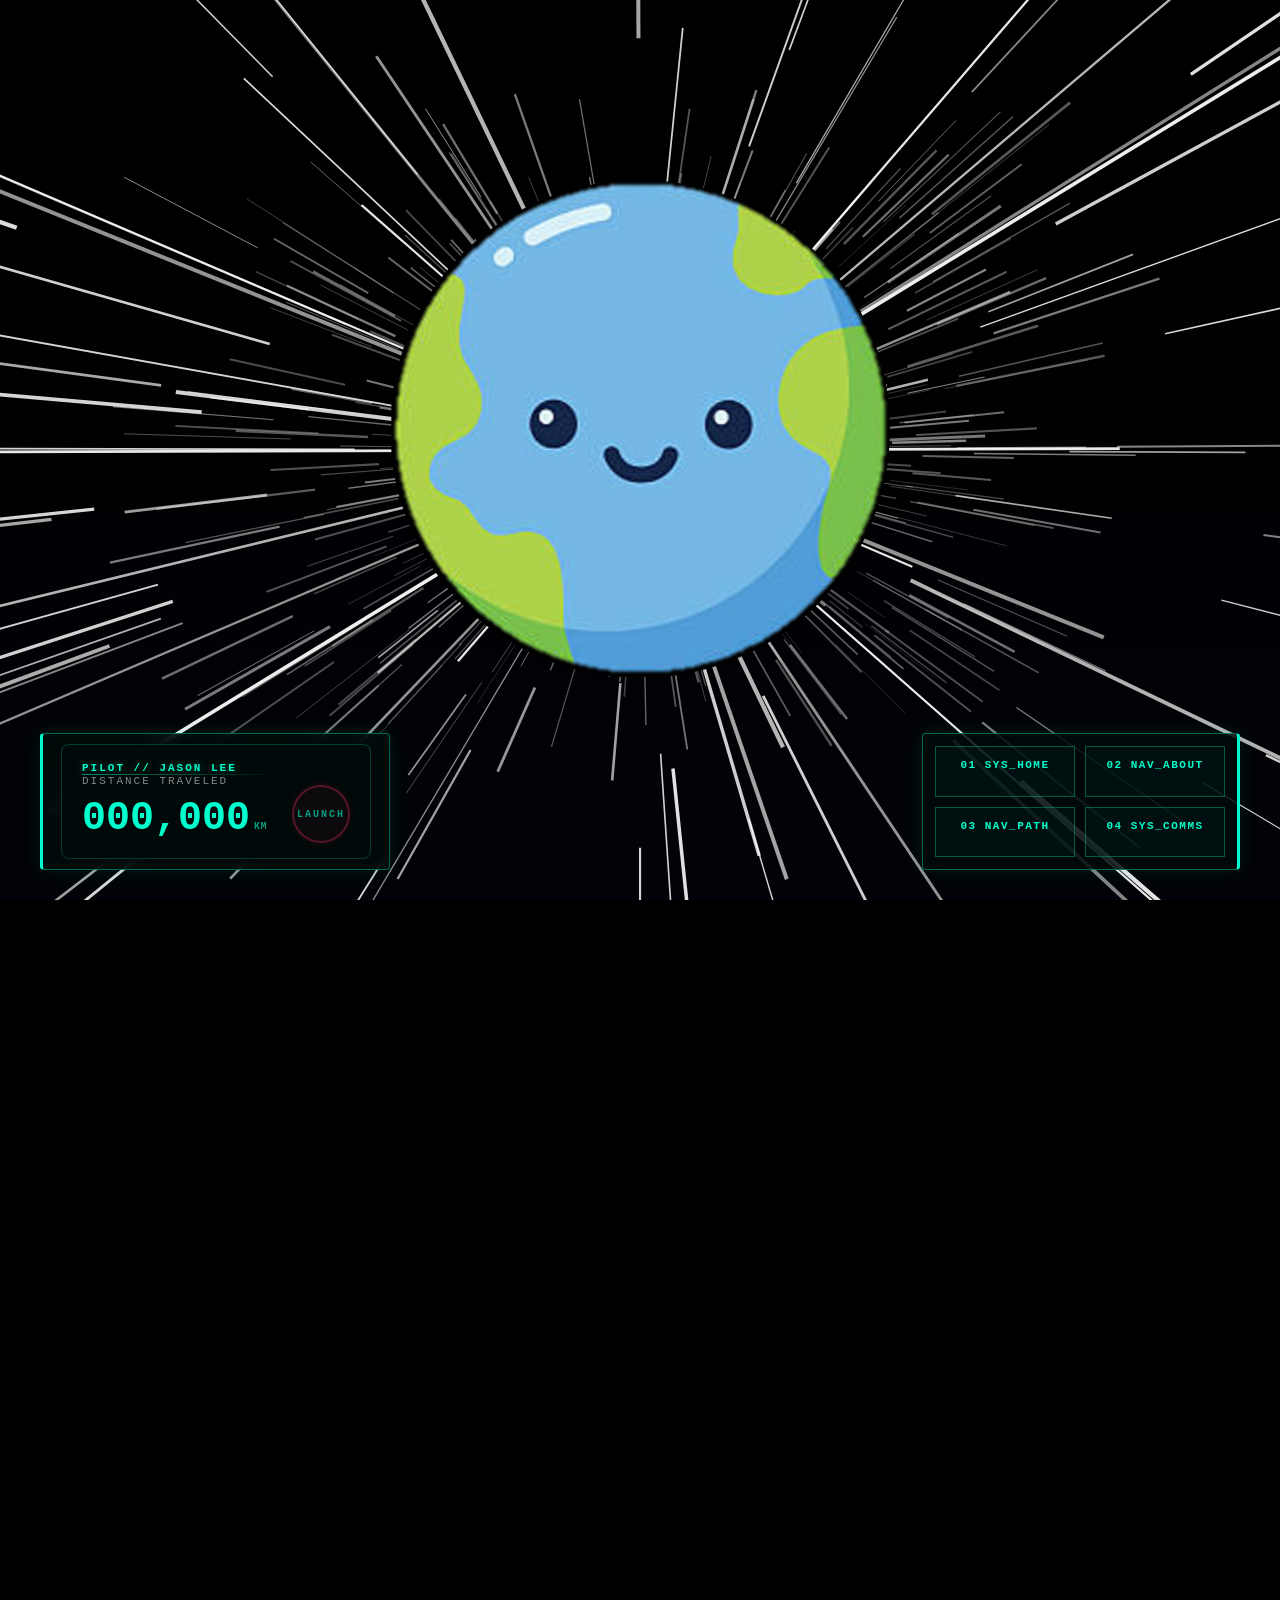
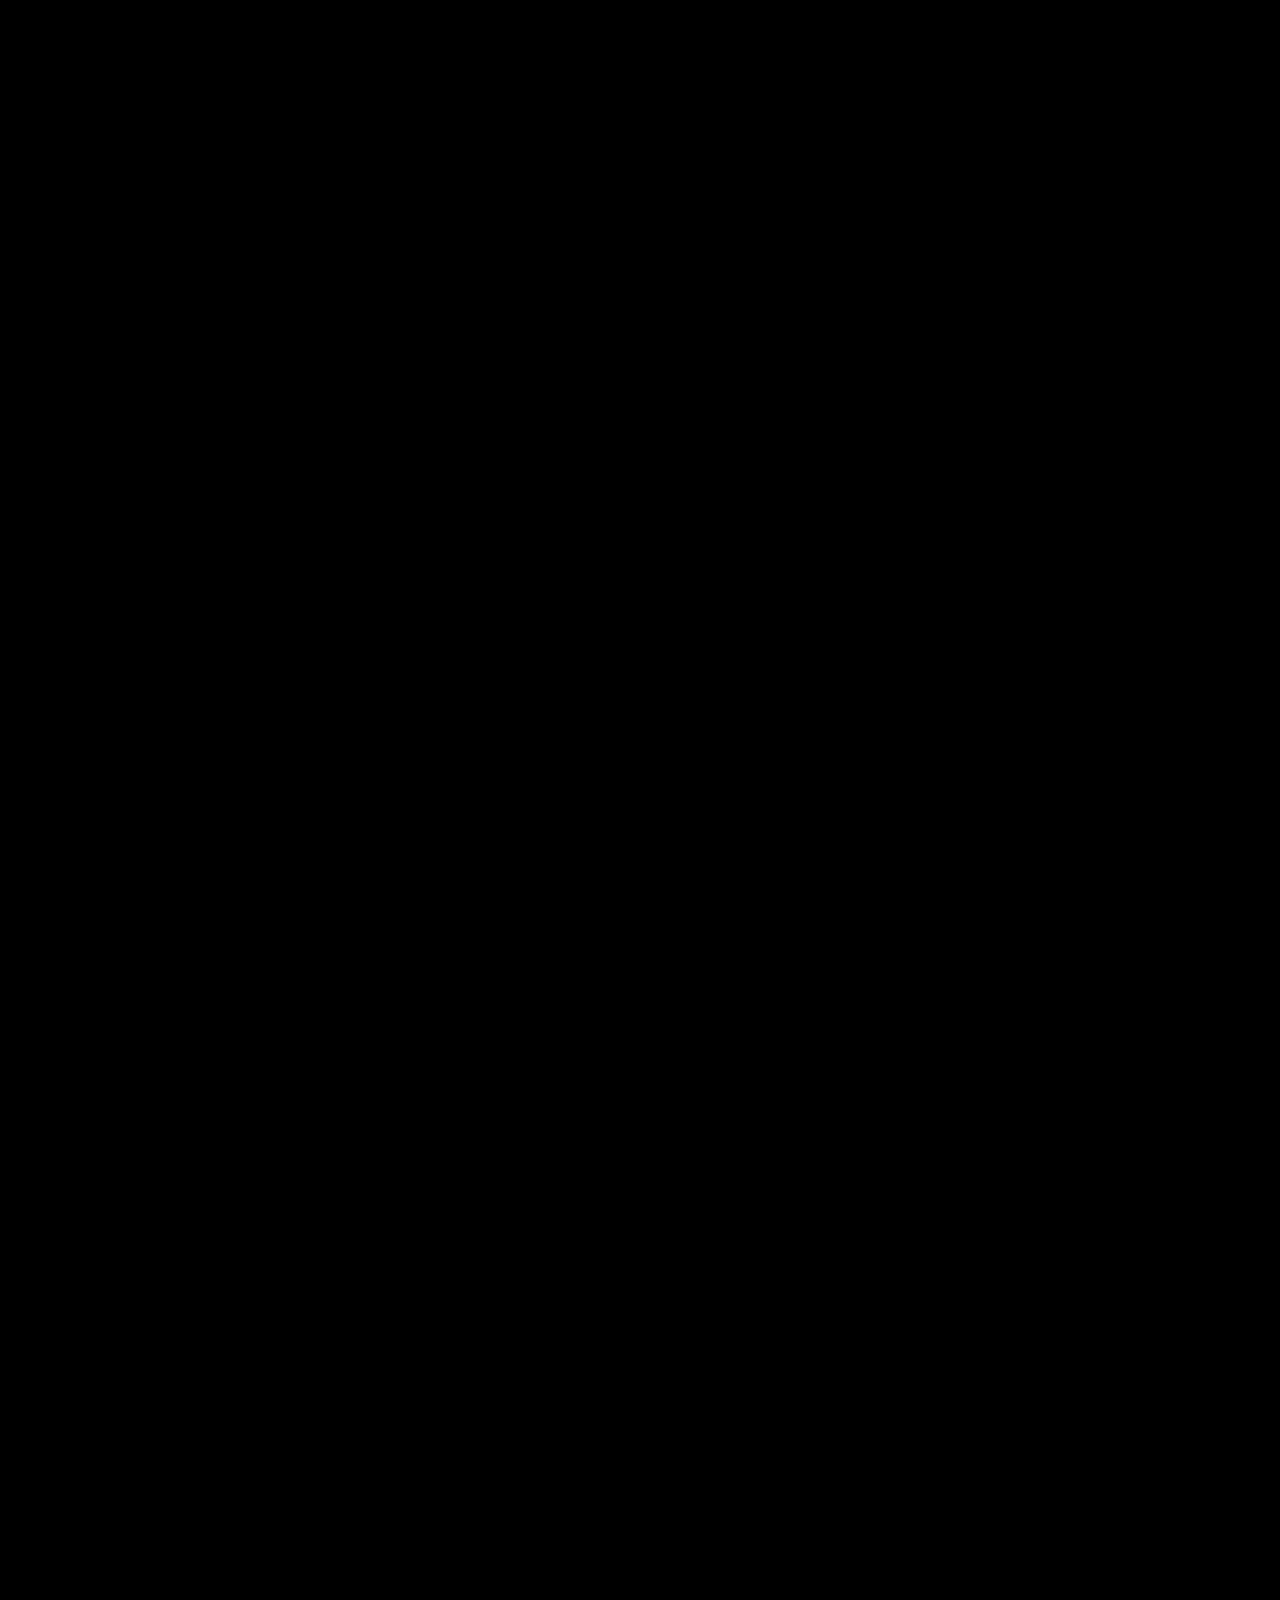
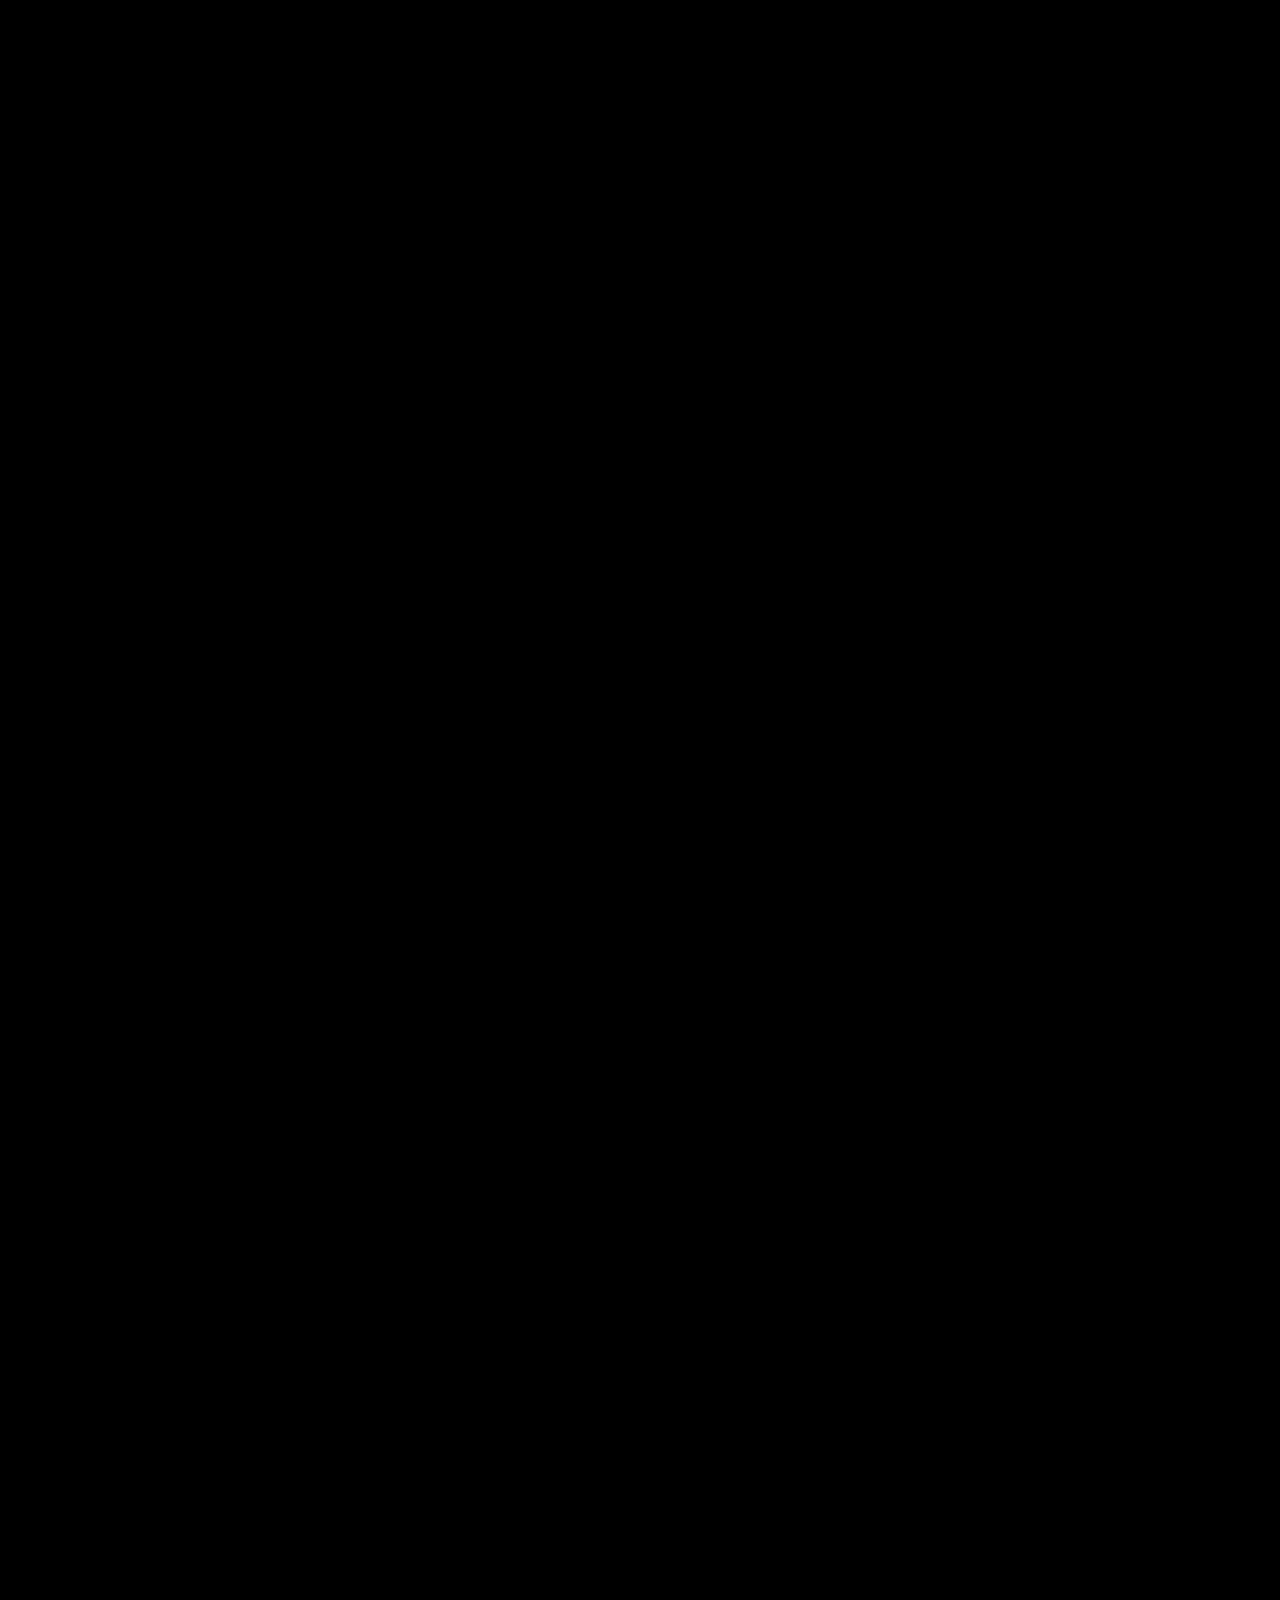
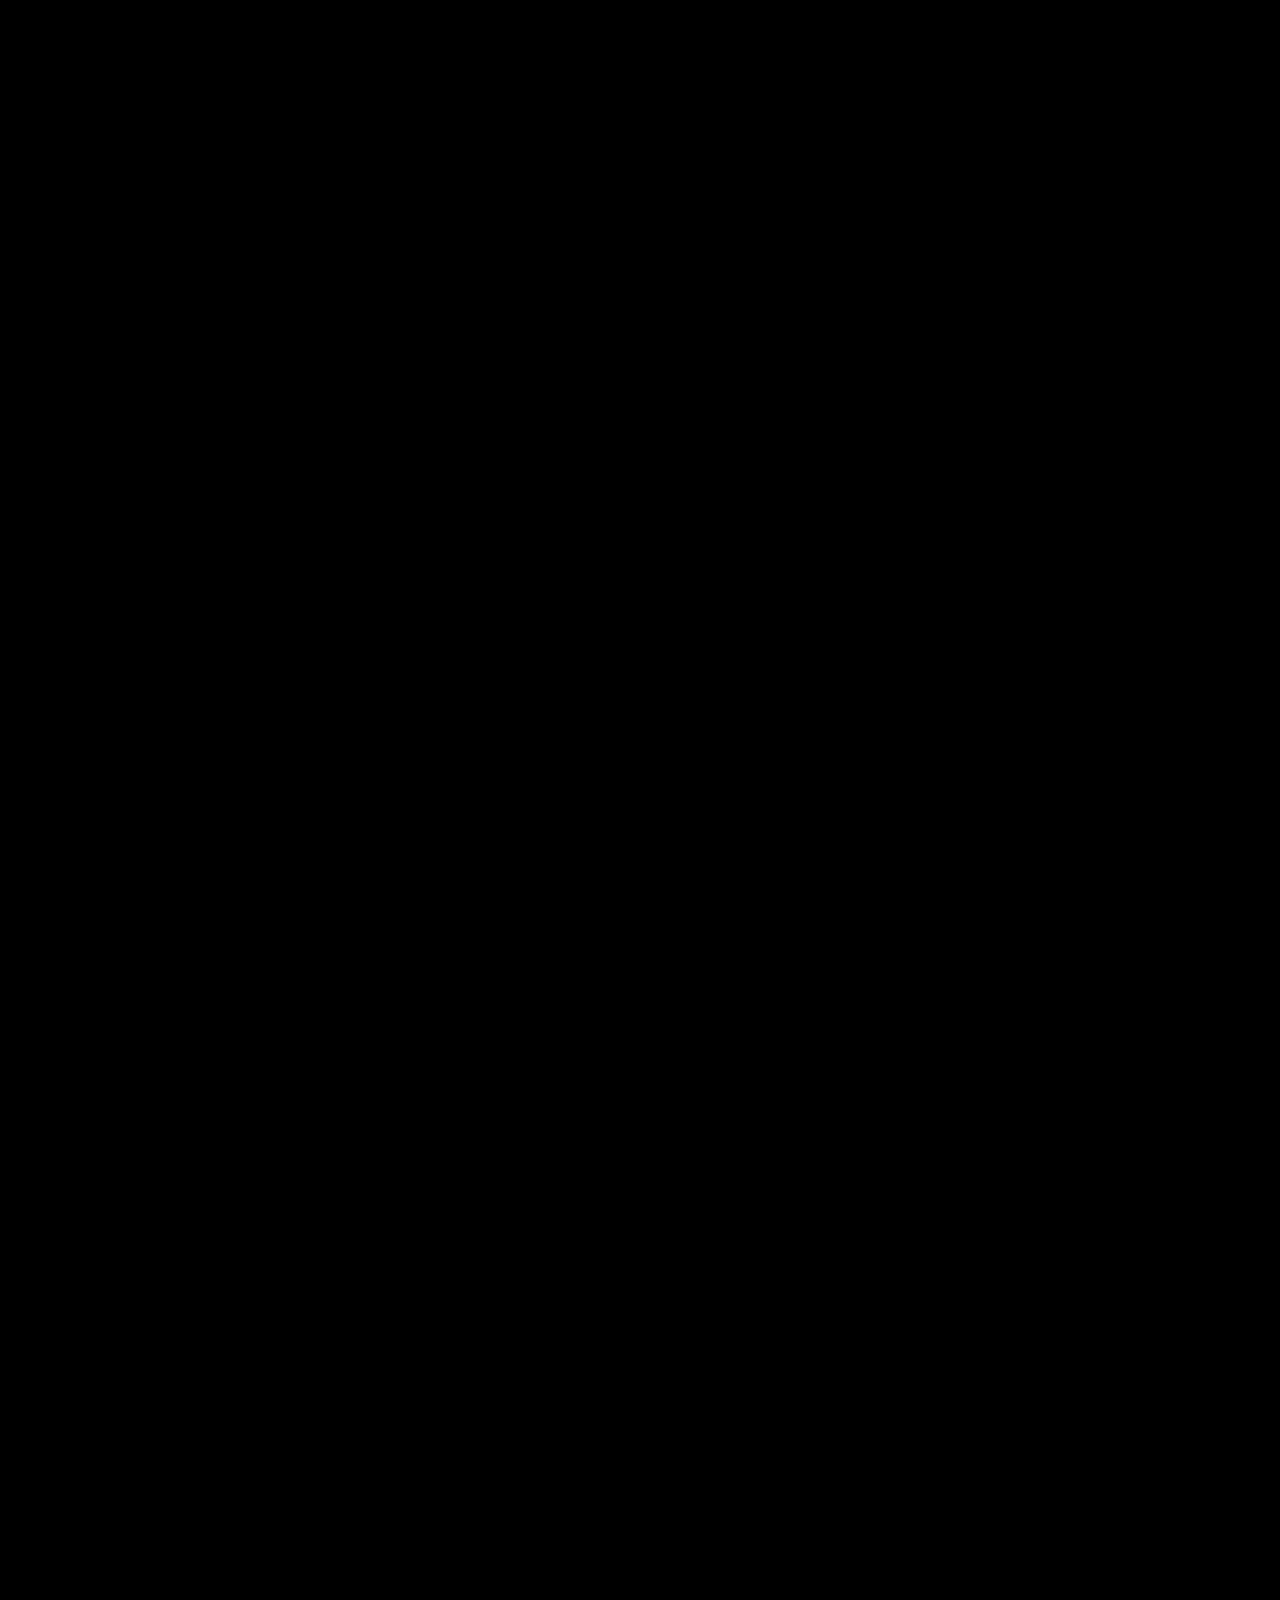
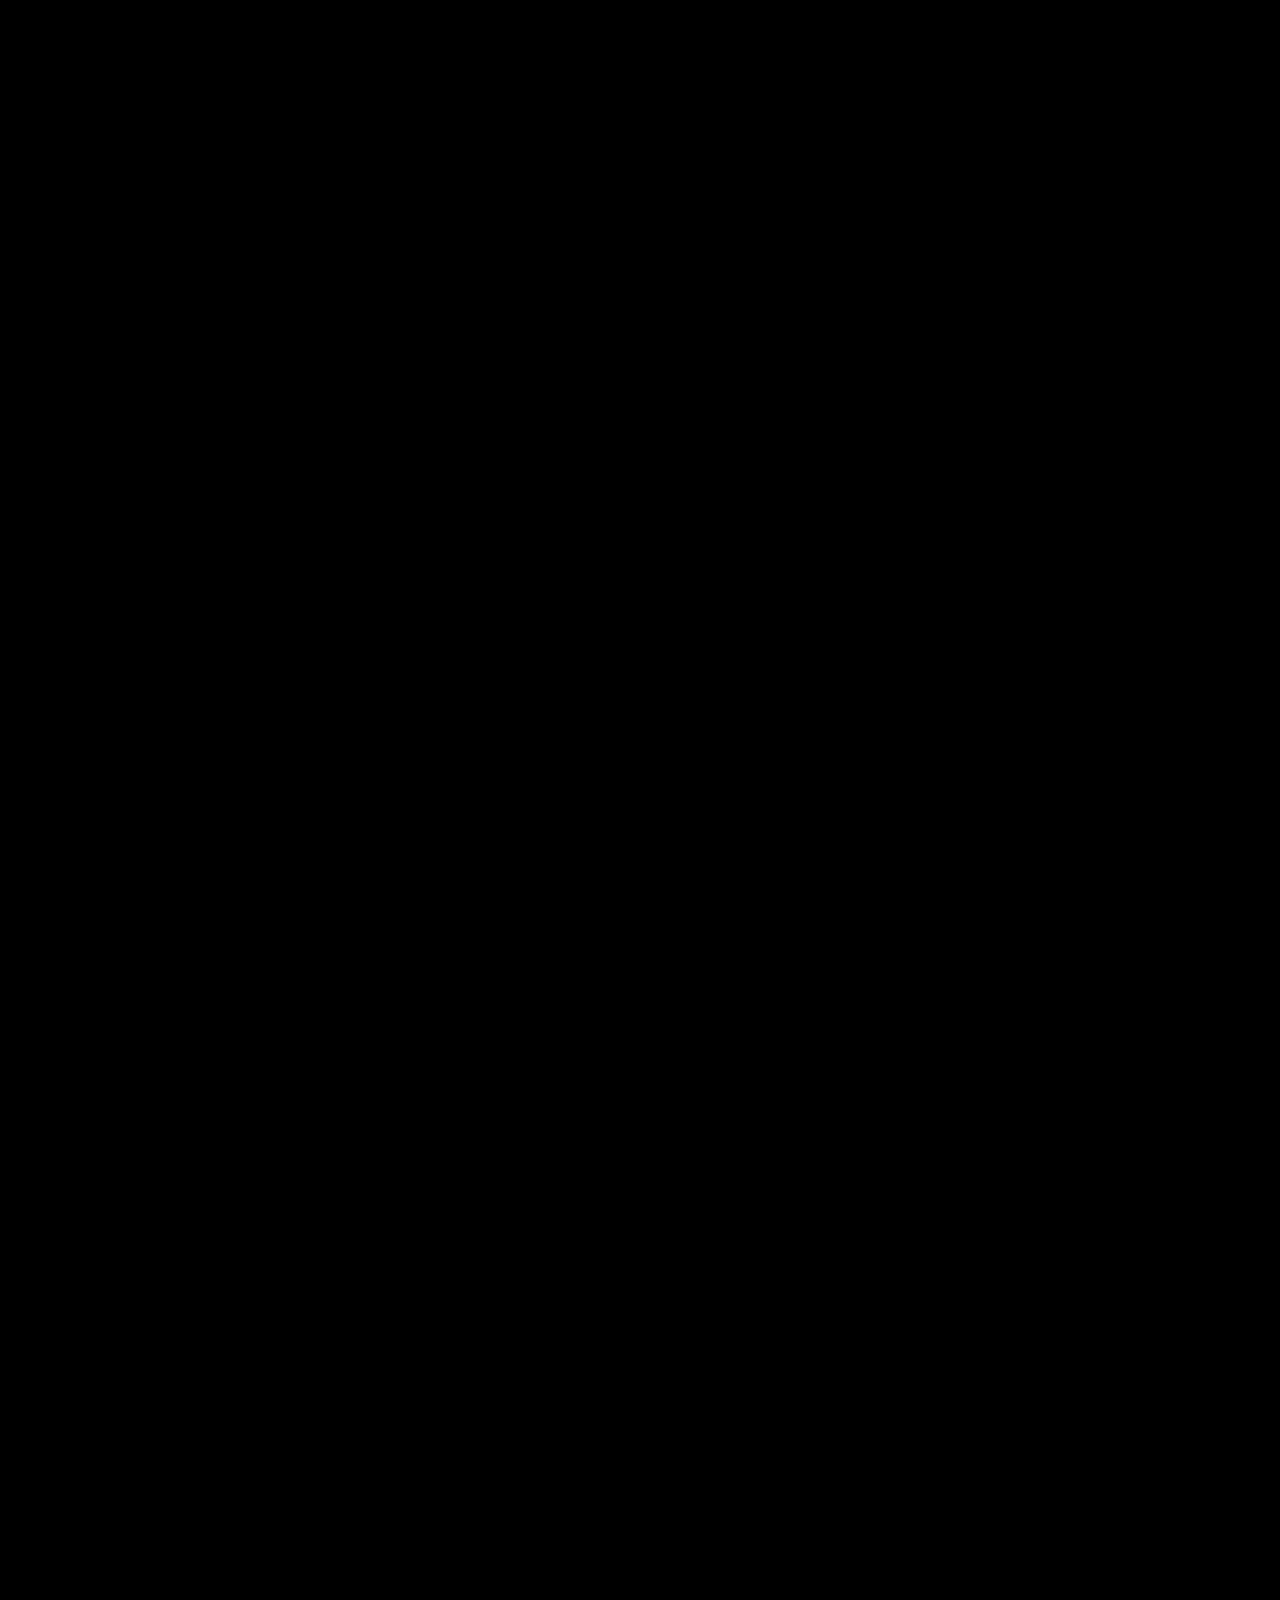
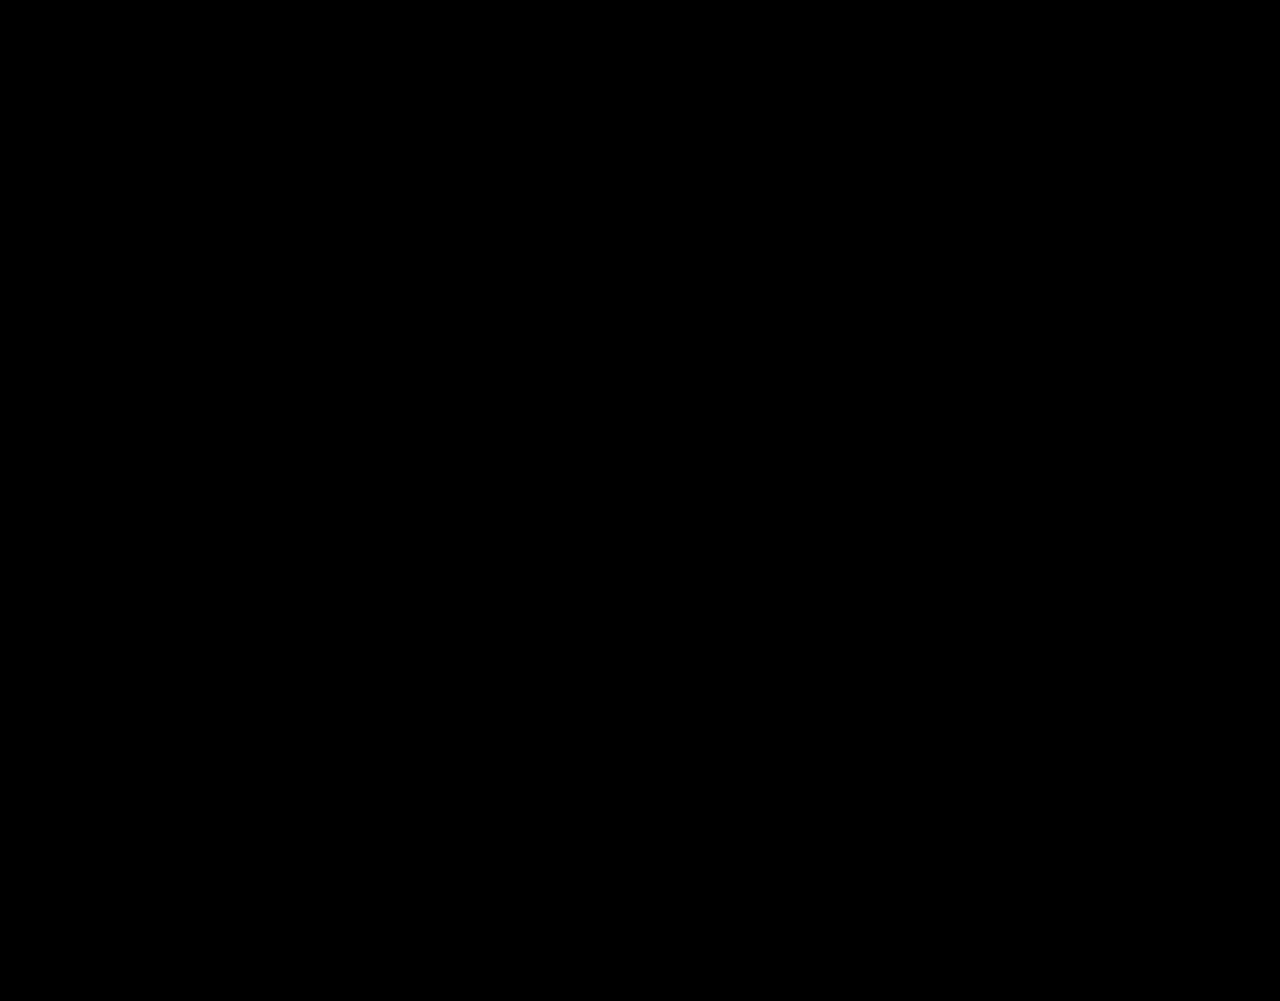
<file: index.html>
<!DOCTYPE html>
<html lang="en">
<head>
    <meta charset="UTF-8">
    <meta name="viewport" content="width=device-width, initial-scale=1.0">
    <title>Jace In Space Portfolio</title>
    
    <link rel="stylesheet" href="odometer.css" />
    <link rel="stylesheet" href="style.css">
    <link rel="icon" type="image/png" href="images/moonsmall.png">
    
    <script src="scroll-timeline.js"></script>
</head>
<body>
 
    <div class="cockpit-hud-frame">
        <div class="hud-top-bracket"></div>
        <div class="hud-side-bracket left"></div>
        <div class="hud-side-bracket right"></div>
    </div>
 
<div class="cockpit-dashboard">
        
        <div class="distance-counter">
            <div class="hud-panel">
    
    <div class="terminal-left-instruments">
        <div class="terminal-header-zone">
            <span class="pilot-signature">PILOT // JASON LEE</span>
        </div>

        <div class="terminal-divider-line"></div>

        <div class="terminal-data-zone">
            <span class="label">DISTANCE TRAVELED</span>
            <div class="odometer-container">
                <span class="subs-odometer">0</span>
                <span class="unit">KM</span>
            </div>
        </div>
    </div>
    <a href="#launch" class="next-stage-arrow launch-btn-circular">
        LAUNCH
    </a>

</div>

        </div>

        <nav class="portfolio-nav cockpit-console-panel">
            <a href="#launchpad" class="hud-btn"><span class="btn-num">01</span> SYS_HOME</a>
            <a href="#about-target" class="hud-btn"><span class="btn-num">02</span> NAV_ABOUT</a>
            <a href="#path-target" class="hud-btn"><span class="btn-num">03</span> NAV_PATH</a>
            <a href="#cv-target" class="hud-btn"><span class="btn-num">04</span> SYS_COMMS</a>
        </nav>

    </div>
 
    <div class="space-journey">
        
        <div class="stars-bg"></div>
        <canvas id="warp-canvas"></canvas>
        <div id="launch" class="scroll-flag" style="top: 14%;"></div>
        <div id="launchpad" class="scroll-flag" style="top: 0%;"></div>
        <div id="about-target" class="scroll-flag" style="top: 22%;"></div>
        <div id="about1-target" class="scroll-flag" style="top: 32%;"></div>
        <div id="path-target" class="scroll-flag" style="top: 40%;"></div>
        <div id="path1-target" class="scroll-flag" style="top: 50%;"></div>
        <div id="path2-target" class="scroll-flag" style="top: 59%;"></div>
        <div id="blank-target" class="scroll-flag" style="top: 68%;"></div>
        <div id="cv-target" class="scroll-flag" style="top: 77%;"></div>
        <div id="moon" class="scroll-flag" style="top: 100%;"></div>
 
        <div class="planet earth">
            <img src="images/earth.png" alt="Earth">

        </div>
 
        <div class="space-content block-1">
            <div class="test-box"><p>Ignition - Liftoff!</p>
            <a href="#about-target" class="next-stage-arrow">
            <span>▶</span> NEXT_SECTOR <span>◀</span>
            </a>
            </div>
        </div>
        
        <div class="space-content block-2">
            <div class="test-box">
                <h3>About Me</h3>
                <p>I am a first year PhD student at Purdue University studying Planetary Science!
                </p>
                <p>In my previous life, I used to be a Rocket Engineer... </p>
                <p>...but after years of working in the desert under Moonlight...</p>
                <p>...I now work on the Moon!</p>
                <p>...remotely! :]</p>

                <a href="#about1-target" class="next-stage-arrow">
                <span>▶</span> NEXT_SECTOR <span>◀</span>
                </a>
            </div>
        </div>
        
        <div class="space-content block-3">
            <div class="test-box"><p>Cruising past satellite networks...</p>
                <a href="#path-target" class="next-stage-arrow">
                <span>▶</span> NEXT_SECTOR <span>◀</span>
                </a>
            </div>
        </div>

        <div class="space-content block-4">
            <div class="test-box"><h3>Stellar Path - Education</h3>
                <p>UCIrvine (2013) B.S. - Mechanical Engineering</p>
                <p>ASU (2025) B.S. - Geological and Planetary Science</p>
                <p>Purdue (Current) Ph.D. - Planetary Science</p>
            
            <a href="#path1-target" class="next-stage-arrow">
            <span>▶</span> NEXT_SECTOR <span>◀</span>
        </a>
            
            </div>
        </div>
 
        <div class="space-content block-5">
            <div class="test-box">
                <h3>Stellar Path - Experience</h3>
                <p>Amada America - Mfg Engineer (2013-2017)</p>
                <p>Virgin Orbit - Prop Tst Engr (2017-2023)</p>
                <p>LROC - Apollo Mapping Intern (2024-2025)</p>
            <a href="#path2-target" class="next-stage-arrow">
            <span>▶</span> NEXT_SECTOR <span>◀</span>
        </a>
            </div>
        </div>
        
        <div class="space-content block-6">
            <div class="test-box"><h3>Stellar Path - Experience</h3>
                <div class="cv-link-wrapper">
                    <a href="cv.html" class="cv-terminal-btn">
                    <span>ACCESS_CV.LOG</span>
                    <span class="btn-code-tag">[LOG_2026.07.20]</span>
                    </a>
                </div>
                <a href="#blank-target" class="next-stage-arrow">
                <span>▶</span> NEXT_SECTOR <span>◀</span>
                </a>
            </div>
        </div>
        
        <div class="space-content block-7">
            <div class="test-box"><p>Lunar gravity pull detected.</p>
                <a href="#cv-target" class="next-stage-arrow">
                <span>▶</span> NEXT_SECTOR <span>◀</span>
                </a>
            </div>
        </div>
 
        <div class="space-content block-8">
            <div class="test-box">
                <h3>Establish Contact</h3>
                <p>Send a transmission down the array to connect with pilot.</p>
                <br>
                <p>CONTACT@JACEINSPACE.COM</p>

                <a href="#moon" class="next-stage-arrow">
                <span>▶</span> NEXT_SECTOR <span>◀</span>
                </a>
            </div>
        </div>
        <div class="planet moon">
            <img src="images/Moon.png" alt="Moon">
            <h2>Welcome to the Moon</h2>
        </div>
 
        <div style="height: 1000vh; visibility: hidden; pointer-events: none;"></div>
 
    </div>

    <script src="odometer.js"></script>

    <script>
        // 1. Initialize Odometer Ticker
        const subsOdometer = document.querySelector(".subs-odometer");
        const odometer = new Odometer({
            el: subsOdometer,
            value: 0,
            format: '(,ddd)', 
            theme: 'minimal',
            duration: 400 
        });

        const TOTAL_DISTANCE = 384400;

        // 2. Continuous Scroll Monitoring Loop
        const engineCore = () => {
            const maxScroll = document.documentElement.scrollHeight - window.innerHeight;
            if (maxScroll <= 0) return;

            const scrollRatio = window.scrollY / maxScroll;

            // Update Odometer Metrics
            const currentKm = Math.floor(scrollRatio * TOTAL_DISTANCE);
            odometer.update(currentKm);

            // Safari Fallback CSS Engine Variable
            document.documentElement.style.setProperty('--scroll-percent', `${scrollRatio * 100}%`);
        };

        window.addEventListener('scroll', engineCore);
        window.addEventListener('resize', engineCore);
        engineCore(); // Initialize on boot
    </script>
 
<script>
const canvas = document.getElementById('warp-canvas');
const ctx = canvas.getContext('2d');

function resizeCanvas() {
    canvas.width = window.innerWidth;
    canvas.height = window.innerHeight;
}
window.addEventListener('resize', resizeCanvas);
resizeCanvas();

const numStars = 350; // Increased density for a seamless, continuous look
const stars = [];
const MAX_DEPTH = 1000; 
let scrollVelocity = 0;
let lastScrollY = window.scrollY;

// Initialize Stars randomly distributed across the entire 3D tunnel
for (let i = 0; i < numStars; i++) {
    stars.push({
        x: (Math.random() - 0.5) * canvas.width * 2,
        y: (Math.random() - 0.5) * canvas.height * 2,
        z: Math.random() * MAX_DEPTH, // Scattered perfectly from front to back
        size: Math.random() * 1.5 + 0.5
    });
}

// Track Scroll Speed & Direction
window.addEventListener('scroll', () => {
    const currentScrollY = window.scrollY;
    const delta = currentScrollY - lastScrollY;
    
    scrollVelocity += delta * 0.25; 
    lastScrollY = currentScrollY;
});

// Animation Loop
function animateSpace() {
    if (Math.abs(scrollVelocity) > 0.1) {
        ctx.fillStyle = 'rgba(0, 0, 0, 0.2)'; 
        ctx.fillRect(0, 0, canvas.width, canvas.height);
    } else {
        ctx.clearRect(0, 0, canvas.width, canvas.height);
    }

    ctx.fillStyle = '#ffffff';

    const cx = canvas.width / 2;
    const cy = canvas.height / 2;

    for (let i = 0; i < stars.length; i++) {
        let star = stars[i];

        // Apply depth velocity
        star.z -= scrollVelocity * 1.2;

        // 🔄 THE SEAMLESS FIX: Randomize the respawn depth layer!
        // Instead of resetting exactly to MAX_DEPTH or 1, we add a random offset 
        // so stars don't form a repeating "wall" or ring.
        if (star.z <= 0) {
            star.z = MAX_DEPTH - (Math.random() * 200); // Spreads out the forward entry wall
            star.x = (Math.random() - 0.5) * canvas.width * 2;
            star.y = (Math.random() - 0.5) * canvas.height * 2;
        } else if (star.z > MAX_DEPTH) {
            star.z = 1 + (Math.random() * 200); // Spreads out the reverse entry core
            star.x = (Math.random() - 0.5) * canvas.width * 2;
            star.y = (Math.random() - 0.5) * canvas.height * 2;
        }

        // 📐 3D Perspective Projection Formulas
        const k = 128 / star.z;
        const sx = star.x * k + cx;
        const sy = star.y * k + cy;

        if (sx < 0 || sx > canvas.width || sy < 0 || sy > canvas.height) {
            continue;
        }

        const currentSize = (1 - star.z / MAX_DEPTH) * star.size * 2.5;

        ctx.beginPath();
        
        // Render Streak Lines under acceleration
        if (Math.abs(scrollVelocity) > 1.5) {
            ctx.strokeStyle = `rgba(255, 255, 255, ${Math.min(1 - star.z / MAX_DEPTH, 1)})`;
            ctx.lineWidth = currentSize;
            
            const prevZ = star.z + (scrollVelocity * 0.4);
            const prevK = 128 / prevZ;
            const px = star.x * prevK + cx;
            const py = star.y * prevK + cy;

            ctx.moveTo(px, py);
            ctx.lineTo(sx, sy);
            ctx.stroke();
        } else {
            ctx.arc(sx, sy, currentSize, 0, Math.PI * 2);
            ctx.fill();
        }
    }

    scrollVelocity *= 0.85;
    if (Math.abs(scrollVelocity) < 0.05) scrollVelocity = 0;

    requestAnimationFrame(animateSpace);
}

animateSpace();
</script>

</body>
</html>
</file>
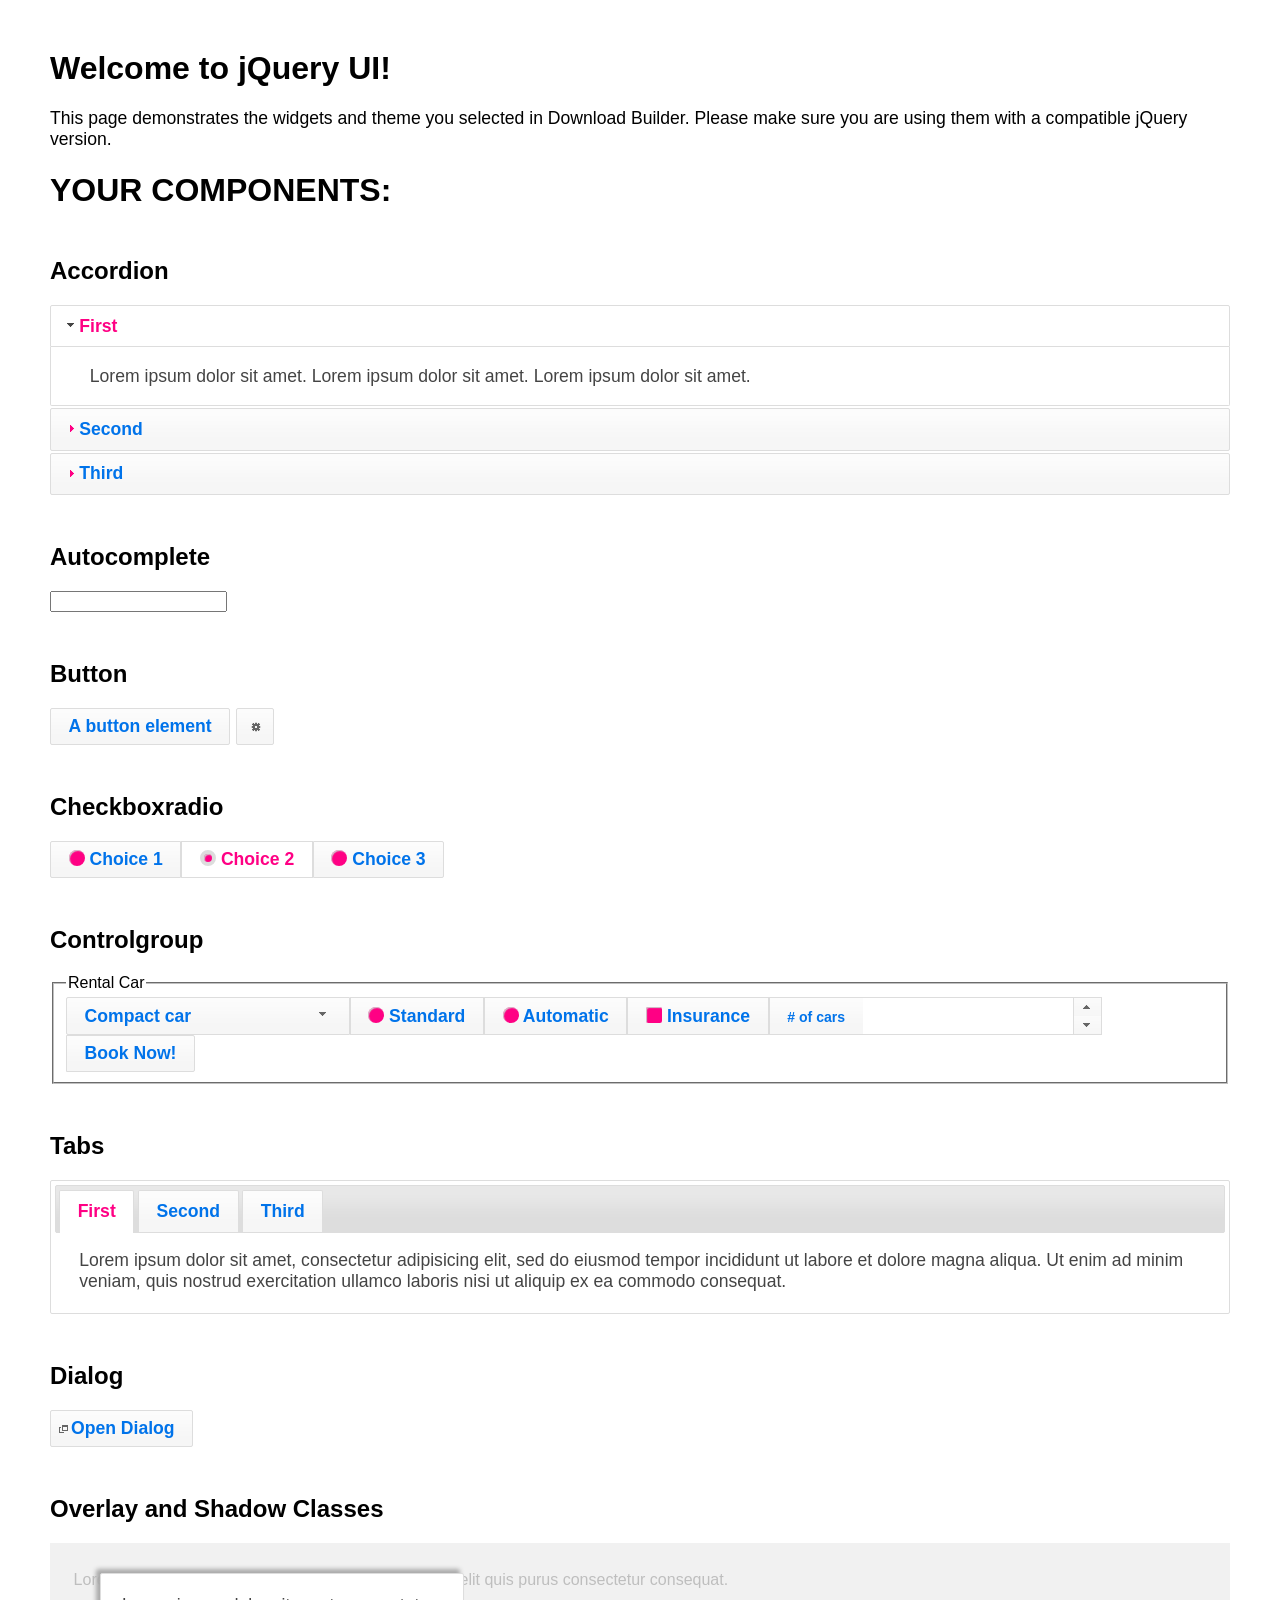
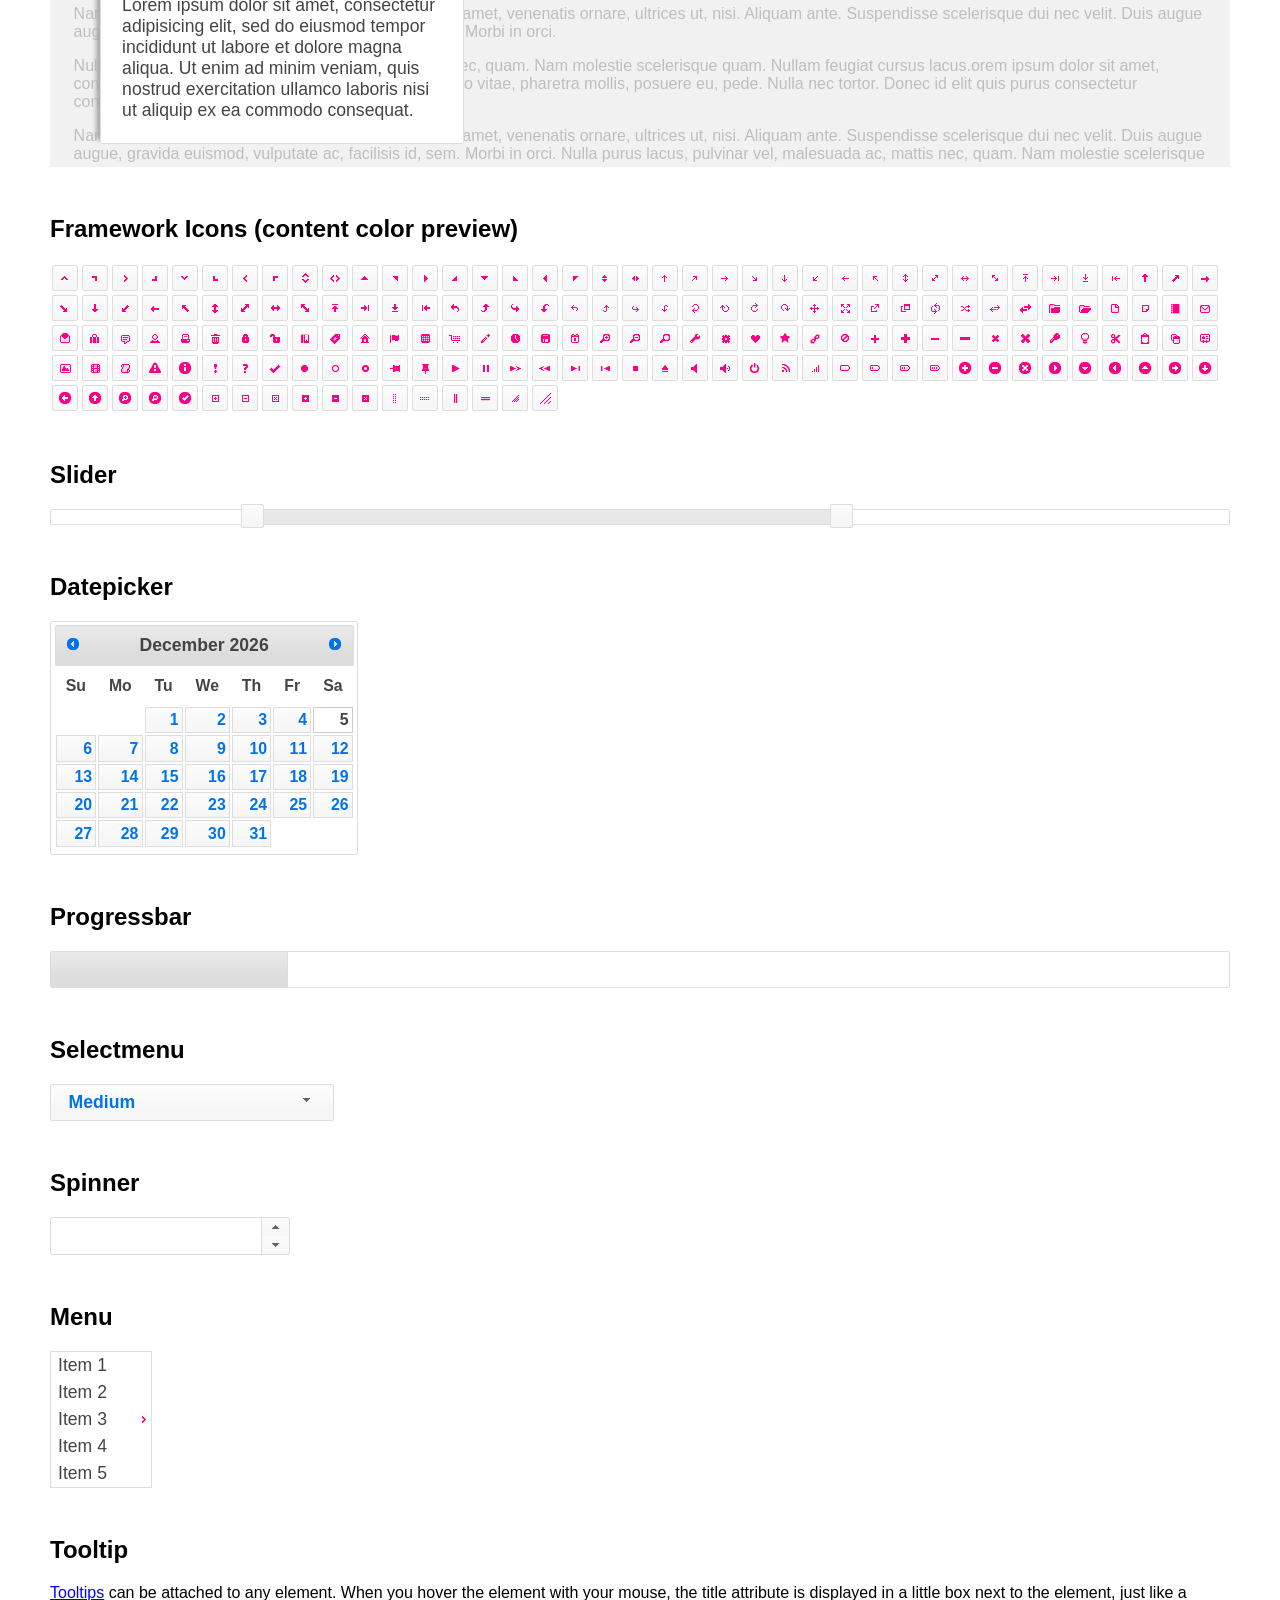
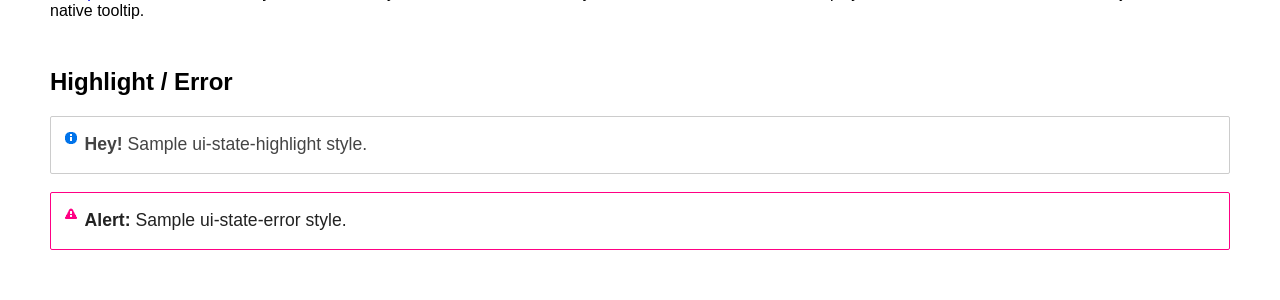
<file: script/jquery-ui-1.12.1.custom/index.html>
<!doctype html>
<html lang="us">
<head>
	<meta charset="utf-8">
	<title>jQuery UI Example Page</title>
	<link href="jquery-ui.css" rel="stylesheet">
	<style>
	body{
		font-family: "Trebuchet MS", sans-serif;
		margin: 50px;
	}
	.demoHeaders {
		margin-top: 2em;
	}
	#dialog-link {
		padding: .4em 1em .4em 20px;
		text-decoration: none;
		position: relative;
	}
	#dialog-link span.ui-icon {
		margin: 0 5px 0 0;
		position: absolute;
		left: .2em;
		top: 50%;
		margin-top: -8px;
	}
	#icons {
		margin: 0;
		padding: 0;
	}
	#icons li {
		margin: 2px;
		position: relative;
		padding: 4px 0;
		cursor: pointer;
		float: left;
		list-style: none;
	}
	#icons span.ui-icon {
		float: left;
		margin: 0 4px;
	}
	.fakewindowcontain .ui-widget-overlay {
		position: absolute;
	}
	select {
		width: 200px;
	}
	</style>
</head>
<body>

<h1>Welcome to jQuery UI!</h1>

<div class="ui-widget">
	<p>This page demonstrates the widgets and theme you selected in Download Builder. Please make sure you are using them with a compatible jQuery version.</p>
</div>

<h1>YOUR COMPONENTS:</h1>


<!-- Accordion -->
<h2 class="demoHeaders">Accordion</h2>
<div id="accordion">
	<h3>First</h3>
	<div>Lorem ipsum dolor sit amet. Lorem ipsum dolor sit amet. Lorem ipsum dolor sit amet.</div>
	<h3>Second</h3>
	<div>Phasellus mattis tincidunt nibh.</div>
	<h3>Third</h3>
	<div>Nam dui erat, auctor a, dignissim quis.</div>
</div>



<!-- Autocomplete -->
<h2 class="demoHeaders">Autocomplete</h2>
<div>
	<input id="autocomplete" title="type &quot;a&quot;">
</div>



<!-- Button -->
<h2 class="demoHeaders">Button</h2>
<button id="button">A button element</button>
<button id="button-icon">An icon-only button</button>



<!-- Checkboxradio -->
<h2 class="demoHeaders">Checkboxradio</h2>
<form style="margin-top: 1em;">
	<div id="radioset">
		<input type="radio" id="radio1" name="radio"><label for="radio1">Choice 1</label>
		<input type="radio" id="radio2" name="radio" checked="checked"><label for="radio2">Choice 2</label>
		<input type="radio" id="radio3" name="radio"><label for="radio3">Choice 3</label>
	</div>
</form>



<!-- Controlgroup -->
<h2 class="demoHeaders">Controlgroup</h2>
<fieldset>
	<legend>Rental Car</legend>
	<div id="controlgroup">
		<select id="car-type">
			<option>Compact car</option>
			<option>Midsize car</option>
			<option>Full size car</option>
			<option>SUV</option>
			<option>Luxury</option>
			<option>Truck</option>
			<option>Van</option>
		</select>
		<label for="transmission-standard">Standard</label>
		<input type="radio" name="transmission" id="transmission-standard">
		<label for="transmission-automatic">Automatic</label>
		<input type="radio" name="transmission" id="transmission-automatic">
		<label for="insurance">Insurance</label>
		<input type="checkbox" name="insurance" id="insurance">
		<label for="horizontal-spinner" class="ui-controlgroup-label"># of cars</label>
		<input id="horizontal-spinner" class="ui-spinner-input">
		<button>Book Now!</button>
	</div>
</fieldset>



<!-- Tabs -->
<h2 class="demoHeaders">Tabs</h2>
<div id="tabs">
	<ul>
		<li><a href="#tabs-1">First</a></li>
		<li><a href="#tabs-2">Second</a></li>
		<li><a href="#tabs-3">Third</a></li>
	</ul>
	<div id="tabs-1">Lorem ipsum dolor sit amet, consectetur adipisicing elit, sed do eiusmod tempor incididunt ut labore et dolore magna aliqua. Ut enim ad minim veniam, quis nostrud exercitation ullamco laboris nisi ut aliquip ex ea commodo consequat.</div>
	<div id="tabs-2">Phasellus mattis tincidunt nibh. Cras orci urna, blandit id, pretium vel, aliquet ornare, felis. Maecenas scelerisque sem non nisl. Fusce sed lorem in enim dictum bibendum.</div>
	<div id="tabs-3">Nam dui erat, auctor a, dignissim quis, sollicitudin eu, felis. Pellentesque nisi urna, interdum eget, sagittis et, consequat vestibulum, lacus. Mauris porttitor ullamcorper augue.</div>
</div>



<h2 class="demoHeaders">Dialog</h2>
<p>
	<button id="dialog-link" class="ui-button ui-corner-all ui-widget">
		<span class="ui-icon ui-icon-newwin"></span>Open Dialog
	</button>
</p>

<h2 class="demoHeaders">Overlay and Shadow Classes</h2>
<div style="position: relative; width: 96%; height: 200px; padding:1% 2%; overflow:hidden;" class="fakewindowcontain">
	<p>Lorem ipsum dolor sit amet,  Nulla nec tortor. Donec id elit quis purus consectetur consequat. </p><p>Nam congue semper tellus. Sed erat dolor, dapibus sit amet, venenatis ornare, ultrices ut, nisi. Aliquam ante. Suspendisse scelerisque dui nec velit. Duis augue augue, gravida euismod, vulputate ac, facilisis id, sem. Morbi in orci. </p><p>Nulla purus lacus, pulvinar vel, malesuada ac, mattis nec, quam. Nam molestie scelerisque quam. Nullam feugiat cursus lacus.orem ipsum dolor sit amet, consectetur adipiscing elit. Donec libero risus, commodo vitae, pharetra mollis, posuere eu, pede. Nulla nec tortor. Donec id elit quis purus consectetur consequat. </p><p>Nam congue semper tellus. Sed erat dolor, dapibus sit amet, venenatis ornare, ultrices ut, nisi. Aliquam ante. Suspendisse scelerisque dui nec velit. Duis augue augue, gravida euismod, vulputate ac, facilisis id, sem. Morbi in orci. Nulla purus lacus, pulvinar vel, malesuada ac, mattis nec, quam. Nam molestie scelerisque quam. </p><p>Nullam feugiat cursus lacus.orem ipsum dolor sit amet, consectetur adipiscing elit. Donec libero risus, commodo vitae, pharetra mollis, posuere eu, pede. Nulla nec tortor. Donec id elit quis purus consectetur consequat. Nam congue semper tellus. Sed erat dolor, dapibus sit amet, venenatis ornare, ultrices ut, nisi. Aliquam ante. </p><p>Suspendisse scelerisque dui nec velit. Duis augue augue, gravida euismod, vulputate ac, facilisis id, sem. Morbi in orci. Nulla purus lacus, pulvinar vel, malesuada ac, mattis nec, quam. Nam molestie scelerisque quam. Nullam feugiat cursus lacus.orem ipsum dolor sit amet, consectetur adipiscing elit. Donec libero risus, commodo vitae, pharetra mollis, posuere eu, pede. Nulla nec tortor. Donec id elit quis purus consectetur consequat. Nam congue semper tellus. Sed erat dolor, dapibus sit amet, venenatis ornare, ultrices ut, nisi. </p>

	<!-- ui-dialog -->
	<div class="ui-widget-overlay ui-front"></div>
	<div style="position: absolute; width: 320px; left: 50px; top: 30px; padding: 1.2em" class="ui-widget ui-front ui-widget-content ui-corner-all ui-widget-shadow">
		Lorem ipsum dolor sit amet, consectetur adipisicing elit, sed do eiusmod tempor incididunt ut labore et dolore magna aliqua. Ut enim ad minim veniam, quis nostrud exercitation ullamco laboris nisi ut aliquip ex ea commodo consequat.
	</div>

</div>

<!-- ui-dialog -->
<div id="dialog" title="Dialog Title">
	<p>Lorem ipsum dolor sit amet, consectetur adipisicing elit, sed do eiusmod tempor incididunt ut labore et dolore magna aliqua. Ut enim ad minim veniam, quis nostrud exercitation ullamco laboris nisi ut aliquip ex ea commodo consequat.</p>
</div>



<h2 class="demoHeaders">Framework Icons (content color preview)</h2>
<ul id="icons" class="ui-widget ui-helper-clearfix">
	<li class="ui-state-default ui-corner-all" title=".ui-icon-caret-1-n"><span class="ui-icon ui-icon-caret-1-n"></span></li>
	<li class="ui-state-default ui-corner-all" title=".ui-icon-caret-1-ne"><span class="ui-icon ui-icon-caret-1-ne"></span></li>
	<li class="ui-state-default ui-corner-all" title=".ui-icon-caret-1-e"><span class="ui-icon ui-icon-caret-1-e"></span></li>
	<li class="ui-state-default ui-corner-all" title=".ui-icon-caret-1-se"><span class="ui-icon ui-icon-caret-1-se"></span></li>
	<li class="ui-state-default ui-corner-all" title=".ui-icon-caret-1-s"><span class="ui-icon ui-icon-caret-1-s"></span></li>
	<li class="ui-state-default ui-corner-all" title=".ui-icon-caret-1-sw"><span class="ui-icon ui-icon-caret-1-sw"></span></li>
	<li class="ui-state-default ui-corner-all" title=".ui-icon-caret-1-w"><span class="ui-icon ui-icon-caret-1-w"></span></li>
	<li class="ui-state-default ui-corner-all" title=".ui-icon-caret-1-nw"><span class="ui-icon ui-icon-caret-1-nw"></span></li>
	<li class="ui-state-default ui-corner-all" title=".ui-icon-caret-2-n-s"><span class="ui-icon ui-icon-caret-2-n-s"></span></li>
	<li class="ui-state-default ui-corner-all" title=".ui-icon-caret-2-e-w"><span class="ui-icon ui-icon-caret-2-e-w"></span></li>
	<li class="ui-state-default ui-corner-all" title=".ui-icon-triangle-1-n"><span class="ui-icon ui-icon-triangle-1-n"></span></li>
	<li class="ui-state-default ui-corner-all" title=".ui-icon-triangle-1-ne"><span class="ui-icon ui-icon-triangle-1-ne"></span></li>
	<li class="ui-state-default ui-corner-all" title=".ui-icon-triangle-1-e"><span class="ui-icon ui-icon-triangle-1-e"></span></li>
	<li class="ui-state-default ui-corner-all" title=".ui-icon-triangle-1-se"><span class="ui-icon ui-icon-triangle-1-se"></span></li>
	<li class="ui-state-default ui-corner-all" title=".ui-icon-triangle-1-s"><span class="ui-icon ui-icon-triangle-1-s"></span></li>
	<li class="ui-state-default ui-corner-all" title=".ui-icon-triangle-1-sw"><span class="ui-icon ui-icon-triangle-1-sw"></span></li>
	<li class="ui-state-default ui-corner-all" title=".ui-icon-triangle-1-w"><span class="ui-icon ui-icon-triangle-1-w"></span></li>
	<li class="ui-state-default ui-corner-all" title=".ui-icon-triangle-1-nw"><span class="ui-icon ui-icon-triangle-1-nw"></span></li>
	<li class="ui-state-default ui-corner-all" title=".ui-icon-triangle-2-n-s"><span class="ui-icon ui-icon-triangle-2-n-s"></span></li>
	<li class="ui-state-default ui-corner-all" title=".ui-icon-triangle-2-e-w"><span class="ui-icon ui-icon-triangle-2-e-w"></span></li>
	<li class="ui-state-default ui-corner-all" title=".ui-icon-arrow-1-n"><span class="ui-icon ui-icon-arrow-1-n"></span></li>
	<li class="ui-state-default ui-corner-all" title=".ui-icon-arrow-1-ne"><span class="ui-icon ui-icon-arrow-1-ne"></span></li>
	<li class="ui-state-default ui-corner-all" title=".ui-icon-arrow-1-e"><span class="ui-icon ui-icon-arrow-1-e"></span></li>
	<li class="ui-state-default ui-corner-all" title=".ui-icon-arrow-1-se"><span class="ui-icon ui-icon-arrow-1-se"></span></li>
	<li class="ui-state-default ui-corner-all" title=".ui-icon-arrow-1-s"><span class="ui-icon ui-icon-arrow-1-s"></span></li>
	<li class="ui-state-default ui-corner-all" title=".ui-icon-arrow-1-sw"><span class="ui-icon ui-icon-arrow-1-sw"></span></li>
	<li class="ui-state-default ui-corner-all" title=".ui-icon-arrow-1-w"><span class="ui-icon ui-icon-arrow-1-w"></span></li>
	<li class="ui-state-default ui-corner-all" title=".ui-icon-arrow-1-nw"><span class="ui-icon ui-icon-arrow-1-nw"></span></li>
	<li class="ui-state-default ui-corner-all" title=".ui-icon-arrow-2-n-s"><span class="ui-icon ui-icon-arrow-2-n-s"></span></li>
	<li class="ui-state-default ui-corner-all" title=".ui-icon-arrow-2-ne-sw"><span class="ui-icon ui-icon-arrow-2-ne-sw"></span></li>
	<li class="ui-state-default ui-corner-all" title=".ui-icon-arrow-2-e-w"><span class="ui-icon ui-icon-arrow-2-e-w"></span></li>
	<li class="ui-state-default ui-corner-all" title=".ui-icon-arrow-2-se-nw"><span class="ui-icon ui-icon-arrow-2-se-nw"></span></li>
	<li class="ui-state-default ui-corner-all" title=".ui-icon-arrowstop-1-n"><span class="ui-icon ui-icon-arrowstop-1-n"></span></li>
	<li class="ui-state-default ui-corner-all" title=".ui-icon-arrowstop-1-e"><span class="ui-icon ui-icon-arrowstop-1-e"></span></li>
	<li class="ui-state-default ui-corner-all" title=".ui-icon-arrowstop-1-s"><span class="ui-icon ui-icon-arrowstop-1-s"></span></li>
	<li class="ui-state-default ui-corner-all" title=".ui-icon-arrowstop-1-w"><span class="ui-icon ui-icon-arrowstop-1-w"></span></li>
	<li class="ui-state-default ui-corner-all" title=".ui-icon-arrowthick-1-n"><span class="ui-icon ui-icon-arrowthick-1-n"></span></li>
	<li class="ui-state-default ui-corner-all" title=".ui-icon-arrowthick-1-ne"><span class="ui-icon ui-icon-arrowthick-1-ne"></span></li>
	<li class="ui-state-default ui-corner-all" title=".ui-icon-arrowthick-1-e"><span class="ui-icon ui-icon-arrowthick-1-e"></span></li>
	<li class="ui-state-default ui-corner-all" title=".ui-icon-arrowthick-1-se"><span class="ui-icon ui-icon-arrowthick-1-se"></span></li>
	<li class="ui-state-default ui-corner-all" title=".ui-icon-arrowthick-1-s"><span class="ui-icon ui-icon-arrowthick-1-s"></span></li>
	<li class="ui-state-default ui-corner-all" title=".ui-icon-arrowthick-1-sw"><span class="ui-icon ui-icon-arrowthick-1-sw"></span></li>
	<li class="ui-state-default ui-corner-all" title=".ui-icon-arrowthick-1-w"><span class="ui-icon ui-icon-arrowthick-1-w"></span></li>
	<li class="ui-state-default ui-corner-all" title=".ui-icon-arrowthick-1-nw"><span class="ui-icon ui-icon-arrowthick-1-nw"></span></li>
	<li class="ui-state-default ui-corner-all" title=".ui-icon-arrowthick-2-n-s"><span class="ui-icon ui-icon-arrowthick-2-n-s"></span></li>
	<li class="ui-state-default ui-corner-all" title=".ui-icon-arrowthick-2-ne-sw"><span class="ui-icon ui-icon-arrowthick-2-ne-sw"></span></li>
	<li class="ui-state-default ui-corner-all" title=".ui-icon-arrowthick-2-e-w"><span class="ui-icon ui-icon-arrowthick-2-e-w"></span></li>
	<li class="ui-state-default ui-corner-all" title=".ui-icon-arrowthick-2-se-nw"><span class="ui-icon ui-icon-arrowthick-2-se-nw"></span></li>
	<li class="ui-state-default ui-corner-all" title=".ui-icon-arrowthickstop-1-n"><span class="ui-icon ui-icon-arrowthickstop-1-n"></span></li>
	<li class="ui-state-default ui-corner-all" title=".ui-icon-arrowthickstop-1-e"><span class="ui-icon ui-icon-arrowthickstop-1-e"></span></li>
	<li class="ui-state-default ui-corner-all" title=".ui-icon-arrowthickstop-1-s"><span class="ui-icon ui-icon-arrowthickstop-1-s"></span></li>
	<li class="ui-state-default ui-corner-all" title=".ui-icon-arrowthickstop-1-w"><span class="ui-icon ui-icon-arrowthickstop-1-w"></span></li>
	<li class="ui-state-default ui-corner-all" title=".ui-icon-arrowreturnthick-1-w"><span class="ui-icon ui-icon-arrowreturnthick-1-w"></span></li>
	<li class="ui-state-default ui-corner-all" title=".ui-icon-arrowreturnthick-1-n"><span class="ui-icon ui-icon-arrowreturnthick-1-n"></span></li>
	<li class="ui-state-default ui-corner-all" title=".ui-icon-arrowreturnthick-1-e"><span class="ui-icon ui-icon-arrowreturnthick-1-e"></span></li>
	<li class="ui-state-default ui-corner-all" title=".ui-icon-arrowreturnthick-1-s"><span class="ui-icon ui-icon-arrowreturnthick-1-s"></span></li>
	<li class="ui-state-default ui-corner-all" title=".ui-icon-arrowreturn-1-w"><span class="ui-icon ui-icon-arrowreturn-1-w"></span></li>
	<li class="ui-state-default ui-corner-all" title=".ui-icon-arrowreturn-1-n"><span class="ui-icon ui-icon-arrowreturn-1-n"></span></li>
	<li class="ui-state-default ui-corner-all" title=".ui-icon-arrowreturn-1-e"><span class="ui-icon ui-icon-arrowreturn-1-e"></span></li>
	<li class="ui-state-default ui-corner-all" title=".ui-icon-arrowreturn-1-s"><span class="ui-icon ui-icon-arrowreturn-1-s"></span></li>
	<li class="ui-state-default ui-corner-all" title=".ui-icon-arrowrefresh-1-w"><span class="ui-icon ui-icon-arrowrefresh-1-w"></span></li>
	<li class="ui-state-default ui-corner-all" title=".ui-icon-arrowrefresh-1-n"><span class="ui-icon ui-icon-arrowrefresh-1-n"></span></li>
	<li class="ui-state-default ui-corner-all" title=".ui-icon-arrowrefresh-1-e"><span class="ui-icon ui-icon-arrowrefresh-1-e"></span></li>
	<li class="ui-state-default ui-corner-all" title=".ui-icon-arrowrefresh-1-s"><span class="ui-icon ui-icon-arrowrefresh-1-s"></span></li>
	<li class="ui-state-default ui-corner-all" title=".ui-icon-arrow-4"><span class="ui-icon ui-icon-arrow-4"></span></li>
	<li class="ui-state-default ui-corner-all" title=".ui-icon-arrow-4-diag"><span class="ui-icon ui-icon-arrow-4-diag"></span></li>
	<li class="ui-state-default ui-corner-all" title=".ui-icon-extlink"><span class="ui-icon ui-icon-extlink"></span></li>
	<li class="ui-state-default ui-corner-all" title=".ui-icon-newwin"><span class="ui-icon ui-icon-newwin"></span></li>
	<li class="ui-state-default ui-corner-all" title=".ui-icon-refresh"><span class="ui-icon ui-icon-refresh"></span></li>
	<li class="ui-state-default ui-corner-all" title=".ui-icon-shuffle"><span class="ui-icon ui-icon-shuffle"></span></li>
	<li class="ui-state-default ui-corner-all" title=".ui-icon-transfer-e-w"><span class="ui-icon ui-icon-transfer-e-w"></span></li>
	<li class="ui-state-default ui-corner-all" title=".ui-icon-transferthick-e-w"><span class="ui-icon ui-icon-transferthick-e-w"></span></li>
	<li class="ui-state-default ui-corner-all" title=".ui-icon-folder-collapsed"><span class="ui-icon ui-icon-folder-collapsed"></span></li>
	<li class="ui-state-default ui-corner-all" title=".ui-icon-folder-open"><span class="ui-icon ui-icon-folder-open"></span></li>
	<li class="ui-state-default ui-corner-all" title=".ui-icon-document"><span class="ui-icon ui-icon-document"></span></li>
	<li class="ui-state-default ui-corner-all" title=".ui-icon-document-b"><span class="ui-icon ui-icon-document-b"></span></li>
	<li class="ui-state-default ui-corner-all" title=".ui-icon-note"><span class="ui-icon ui-icon-note"></span></li>
	<li class="ui-state-default ui-corner-all" title=".ui-icon-mail-closed"><span class="ui-icon ui-icon-mail-closed"></span></li>
	<li class="ui-state-default ui-corner-all" title=".ui-icon-mail-open"><span class="ui-icon ui-icon-mail-open"></span></li>
	<li class="ui-state-default ui-corner-all" title=".ui-icon-suitcase"><span class="ui-icon ui-icon-suitcase"></span></li>
	<li class="ui-state-default ui-corner-all" title=".ui-icon-comment"><span class="ui-icon ui-icon-comment"></span></li>
	<li class="ui-state-default ui-corner-all" title=".ui-icon-person"><span class="ui-icon ui-icon-person"></span></li>
	<li class="ui-state-default ui-corner-all" title=".ui-icon-print"><span class="ui-icon ui-icon-print"></span></li>
	<li class="ui-state-default ui-corner-all" title=".ui-icon-trash"><span class="ui-icon ui-icon-trash"></span></li>
	<li class="ui-state-default ui-corner-all" title=".ui-icon-locked"><span class="ui-icon ui-icon-locked"></span></li>
	<li class="ui-state-default ui-corner-all" title=".ui-icon-unlocked"><span class="ui-icon ui-icon-unlocked"></span></li>
	<li class="ui-state-default ui-corner-all" title=".ui-icon-bookmark"><span class="ui-icon ui-icon-bookmark"></span></li>
	<li class="ui-state-default ui-corner-all" title=".ui-icon-tag"><span class="ui-icon ui-icon-tag"></span></li>
	<li class="ui-state-default ui-corner-all" title=".ui-icon-home"><span class="ui-icon ui-icon-home"></span></li>
	<li class="ui-state-default ui-corner-all" title=".ui-icon-flag"><span class="ui-icon ui-icon-flag"></span></li>
	<li class="ui-state-default ui-corner-all" title=".ui-icon-calculator"><span class="ui-icon ui-icon-calculator"></span></li>
	<li class="ui-state-default ui-corner-all" title=".ui-icon-cart"><span class="ui-icon ui-icon-cart"></span></li>
	<li class="ui-state-default ui-corner-all" title=".ui-icon-pencil"><span class="ui-icon ui-icon-pencil"></span></li>
	<li class="ui-state-default ui-corner-all" title=".ui-icon-clock"><span class="ui-icon ui-icon-clock"></span></li>
	<li class="ui-state-default ui-corner-all" title=".ui-icon-disk"><span class="ui-icon ui-icon-disk"></span></li>
	<li class="ui-state-default ui-corner-all" title=".ui-icon-calendar"><span class="ui-icon ui-icon-calendar"></span></li>
	<li class="ui-state-default ui-corner-all" title=".ui-icon-zoomin"><span class="ui-icon ui-icon-zoomin"></span></li>
	<li class="ui-state-default ui-corner-all" title=".ui-icon-zoomout"><span class="ui-icon ui-icon-zoomout"></span></li>
	<li class="ui-state-default ui-corner-all" title=".ui-icon-search"><span class="ui-icon ui-icon-search"></span></li>
	<li class="ui-state-default ui-corner-all" title=".ui-icon-wrench"><span class="ui-icon ui-icon-wrench"></span></li>
	<li class="ui-state-default ui-corner-all" title=".ui-icon-gear"><span class="ui-icon ui-icon-gear"></span></li>
	<li class="ui-state-default ui-corner-all" title=".ui-icon-heart"><span class="ui-icon ui-icon-heart"></span></li>
	<li class="ui-state-default ui-corner-all" title=".ui-icon-star"><span class="ui-icon ui-icon-star"></span></li>
	<li class="ui-state-default ui-corner-all" title=".ui-icon-link"><span class="ui-icon ui-icon-link"></span></li>
	<li class="ui-state-default ui-corner-all" title=".ui-icon-cancel"><span class="ui-icon ui-icon-cancel"></span></li>
	<li class="ui-state-default ui-corner-all" title=".ui-icon-plus"><span class="ui-icon ui-icon-plus"></span></li>
	<li class="ui-state-default ui-corner-all" title=".ui-icon-plusthick"><span class="ui-icon ui-icon-plusthick"></span></li>
	<li class="ui-state-default ui-corner-all" title=".ui-icon-minus"><span class="ui-icon ui-icon-minus"></span></li>
	<li class="ui-state-default ui-corner-all" title=".ui-icon-minusthick"><span class="ui-icon ui-icon-minusthick"></span></li>
	<li class="ui-state-default ui-corner-all" title=".ui-icon-close"><span class="ui-icon ui-icon-close"></span></li>
	<li class="ui-state-default ui-corner-all" title=".ui-icon-closethick"><span class="ui-icon ui-icon-closethick"></span></li>
	<li class="ui-state-default ui-corner-all" title=".ui-icon-key"><span class="ui-icon ui-icon-key"></span></li>
	<li class="ui-state-default ui-corner-all" title=".ui-icon-lightbulb"><span class="ui-icon ui-icon-lightbulb"></span></li>
	<li class="ui-state-default ui-corner-all" title=".ui-icon-scissors"><span class="ui-icon ui-icon-scissors"></span></li>
	<li class="ui-state-default ui-corner-all" title=".ui-icon-clipboard"><span class="ui-icon ui-icon-clipboard"></span></li>
	<li class="ui-state-default ui-corner-all" title=".ui-icon-copy"><span class="ui-icon ui-icon-copy"></span></li>
	<li class="ui-state-default ui-corner-all" title=".ui-icon-contact"><span class="ui-icon ui-icon-contact"></span></li>
	<li class="ui-state-default ui-corner-all" title=".ui-icon-image"><span class="ui-icon ui-icon-image"></span></li>
	<li class="ui-state-default ui-corner-all" title=".ui-icon-video"><span class="ui-icon ui-icon-video"></span></li>
	<li class="ui-state-default ui-corner-all" title=".ui-icon-script"><span class="ui-icon ui-icon-script"></span></li>
	<li class="ui-state-default ui-corner-all" title=".ui-icon-alert"><span class="ui-icon ui-icon-alert"></span></li>
	<li class="ui-state-default ui-corner-all" title=".ui-icon-info"><span class="ui-icon ui-icon-info"></span></li>
	<li class="ui-state-default ui-corner-all" title=".ui-icon-notice"><span class="ui-icon ui-icon-notice"></span></li>
	<li class="ui-state-default ui-corner-all" title=".ui-icon-help"><span class="ui-icon ui-icon-help"></span></li>
	<li class="ui-state-default ui-corner-all" title=".ui-icon-check"><span class="ui-icon ui-icon-check"></span></li>
	<li class="ui-state-default ui-corner-all" title=".ui-icon-bullet"><span class="ui-icon ui-icon-bullet"></span></li>
	<li class="ui-state-default ui-corner-all" title=".ui-icon-radio-off"><span class="ui-icon ui-icon-radio-off"></span></li>
	<li class="ui-state-default ui-corner-all" title=".ui-icon-radio-on"><span class="ui-icon ui-icon-radio-on"></span></li>
	<li class="ui-state-default ui-corner-all" title=".ui-icon-pin-w"><span class="ui-icon ui-icon-pin-w"></span></li>
	<li class="ui-state-default ui-corner-all" title=".ui-icon-pin-s"><span class="ui-icon ui-icon-pin-s"></span></li>
	<li class="ui-state-default ui-corner-all" title=".ui-icon-play"><span class="ui-icon ui-icon-play"></span></li>
	<li class="ui-state-default ui-corner-all" title=".ui-icon-pause"><span class="ui-icon ui-icon-pause"></span></li>
	<li class="ui-state-default ui-corner-all" title=".ui-icon-seek-next"><span class="ui-icon ui-icon-seek-next"></span></li>
	<li class="ui-state-default ui-corner-all" title=".ui-icon-seek-prev"><span class="ui-icon ui-icon-seek-prev"></span></li>
	<li class="ui-state-default ui-corner-all" title=".ui-icon-seek-end"><span class="ui-icon ui-icon-seek-end"></span></li>
	<li class="ui-state-default ui-corner-all" title=".ui-icon-seek-first"><span class="ui-icon ui-icon-seek-first"></span></li>
	<li class="ui-state-default ui-corner-all" title=".ui-icon-stop"><span class="ui-icon ui-icon-stop"></span></li>
	<li class="ui-state-default ui-corner-all" title=".ui-icon-eject"><span class="ui-icon ui-icon-eject"></span></li>
	<li class="ui-state-default ui-corner-all" title=".ui-icon-volume-off"><span class="ui-icon ui-icon-volume-off"></span></li>
	<li class="ui-state-default ui-corner-all" title=".ui-icon-volume-on"><span class="ui-icon ui-icon-volume-on"></span></li>
	<li class="ui-state-default ui-corner-all" title=".ui-icon-power"><span class="ui-icon ui-icon-power"></span></li>
	<li class="ui-state-default ui-corner-all" title=".ui-icon-signal-diag"><span class="ui-icon ui-icon-signal-diag"></span></li>
	<li class="ui-state-default ui-corner-all" title=".ui-icon-signal"><span class="ui-icon ui-icon-signal"></span></li>
	<li class="ui-state-default ui-corner-all" title=".ui-icon-battery-0"><span class="ui-icon ui-icon-battery-0"></span></li>
	<li class="ui-state-default ui-corner-all" title=".ui-icon-battery-1"><span class="ui-icon ui-icon-battery-1"></span></li>
	<li class="ui-state-default ui-corner-all" title=".ui-icon-battery-2"><span class="ui-icon ui-icon-battery-2"></span></li>
	<li class="ui-state-default ui-corner-all" title=".ui-icon-battery-3"><span class="ui-icon ui-icon-battery-3"></span></li>
	<li class="ui-state-default ui-corner-all" title=".ui-icon-circle-plus"><span class="ui-icon ui-icon-circle-plus"></span></li>
	<li class="ui-state-default ui-corner-all" title=".ui-icon-circle-minus"><span class="ui-icon ui-icon-circle-minus"></span></li>
	<li class="ui-state-default ui-corner-all" title=".ui-icon-circle-close"><span class="ui-icon ui-icon-circle-close"></span></li>
	<li class="ui-state-default ui-corner-all" title=".ui-icon-circle-triangle-e"><span class="ui-icon ui-icon-circle-triangle-e"></span></li>
	<li class="ui-state-default ui-corner-all" title=".ui-icon-circle-triangle-s"><span class="ui-icon ui-icon-circle-triangle-s"></span></li>
	<li class="ui-state-default ui-corner-all" title=".ui-icon-circle-triangle-w"><span class="ui-icon ui-icon-circle-triangle-w"></span></li>
	<li class="ui-state-default ui-corner-all" title=".ui-icon-circle-triangle-n"><span class="ui-icon ui-icon-circle-triangle-n"></span></li>
	<li class="ui-state-default ui-corner-all" title=".ui-icon-circle-arrow-e"><span class="ui-icon ui-icon-circle-arrow-e"></span></li>
	<li class="ui-state-default ui-corner-all" title=".ui-icon-circle-arrow-s"><span class="ui-icon ui-icon-circle-arrow-s"></span></li>
	<li class="ui-state-default ui-corner-all" title=".ui-icon-circle-arrow-w"><span class="ui-icon ui-icon-circle-arrow-w"></span></li>
	<li class="ui-state-default ui-corner-all" title=".ui-icon-circle-arrow-n"><span class="ui-icon ui-icon-circle-arrow-n"></span></li>
	<li class="ui-state-default ui-corner-all" title=".ui-icon-circle-zoomin"><span class="ui-icon ui-icon-circle-zoomin"></span></li>
	<li class="ui-state-default ui-corner-all" title=".ui-icon-circle-zoomout"><span class="ui-icon ui-icon-circle-zoomout"></span></li>
	<li class="ui-state-default ui-corner-all" title=".ui-icon-circle-check"><span class="ui-icon ui-icon-circle-check"></span></li>
	<li class="ui-state-default ui-corner-all" title=".ui-icon-circlesmall-plus"><span class="ui-icon ui-icon-circlesmall-plus"></span></li>
	<li class="ui-state-default ui-corner-all" title=".ui-icon-circlesmall-minus"><span class="ui-icon ui-icon-circlesmall-minus"></span></li>
	<li class="ui-state-default ui-corner-all" title=".ui-icon-circlesmall-close"><span class="ui-icon ui-icon-circlesmall-close"></span></li>
	<li class="ui-state-default ui-corner-all" title=".ui-icon-squaresmall-plus"><span class="ui-icon ui-icon-squaresmall-plus"></span></li>
	<li class="ui-state-default ui-corner-all" title=".ui-icon-squaresmall-minus"><span class="ui-icon ui-icon-squaresmall-minus"></span></li>
	<li class="ui-state-default ui-corner-all" title=".ui-icon-squaresmall-close"><span class="ui-icon ui-icon-squaresmall-close"></span></li>
	<li class="ui-state-default ui-corner-all" title=".ui-icon-grip-dotted-vertical"><span class="ui-icon ui-icon-grip-dotted-vertical"></span></li>
	<li class="ui-state-default ui-corner-all" title=".ui-icon-grip-dotted-horizontal"><span class="ui-icon ui-icon-grip-dotted-horizontal"></span></li>
	<li class="ui-state-default ui-corner-all" title=".ui-icon-grip-solid-vertical"><span class="ui-icon ui-icon-grip-solid-vertical"></span></li>
	<li class="ui-state-default ui-corner-all" title=".ui-icon-grip-solid-horizontal"><span class="ui-icon ui-icon-grip-solid-horizontal"></span></li>
	<li class="ui-state-default ui-corner-all" title=".ui-icon-gripsmall-diagonal-se"><span class="ui-icon ui-icon-gripsmall-diagonal-se"></span></li>
	<li class="ui-state-default ui-corner-all" title=".ui-icon-grip-diagonal-se"><span class="ui-icon ui-icon-grip-diagonal-se"></span></li>
</ul>


<!-- Slider -->
<h2 class="demoHeaders">Slider</h2>
<div id="slider"></div>



<!-- Datepicker -->
<h2 class="demoHeaders">Datepicker</h2>
<div id="datepicker"></div>



<!-- Progressbar -->
<h2 class="demoHeaders">Progressbar</h2>
<div id="progressbar"></div>



<!-- Progressbar -->
<h2 class="demoHeaders">Selectmenu</h2>
<select id="selectmenu">
	<option>Slower</option>
	<option>Slow</option>
	<option selected="selected">Medium</option>
	<option>Fast</option>
	<option>Faster</option>
</select>



<!-- Spinner -->
<h2 class="demoHeaders">Spinner</h2>
<input id="spinner">



<!-- Menu -->
<h2 class="demoHeaders">Menu</h2>
<ul style="width:100px;" id="menu">
	<li><div>Item 1</div></li>
	<li><div>Item 2</div></li>
	<li><div>Item 3</div>
		<ul>
			<li><div>Item 3-1</div></li>
			<li><div>Item 3-2</div></li>
			<li><div>Item 3-3</div></li>
			<li><div>Item 3-4</div></li>
			<li><div>Item 3-5</div></li>
		</ul>
	</li>
	<li><div>Item 4</div></li>
	<li><div>Item 5</div></li>
</ul>



<!-- Tooltip -->
<h2 class="demoHeaders">Tooltip</h2>
<p id="tooltip">
	<a href="#" title="That&apos;s what this widget is">Tooltips</a> can be attached to any element. When you hover
the element with your mouse, the title attribute is displayed in a little box next to the element, just like a native tooltip.
</p>


<!-- Highlight / Error -->
<h2 class="demoHeaders">Highlight / Error</h2>
<div class="ui-widget">
	<div class="ui-state-highlight ui-corner-all" style="margin-top: 20px; padding: 0 .7em;">
		<p><span class="ui-icon ui-icon-info" style="float: left; margin-right: .3em;"></span>
		<strong>Hey!</strong> Sample ui-state-highlight style.</p>
	</div>
</div>
<br>
<div class="ui-widget">
	<div class="ui-state-error ui-corner-all" style="padding: 0 .7em;">
		<p><span class="ui-icon ui-icon-alert" style="float: left; margin-right: .3em;"></span>
		<strong>Alert:</strong> Sample ui-state-error style.</p>
	</div>
</div>

<script src="external/jquery/jquery.js"></script>
<script src="jquery-ui.js"></script>
<script>

$( "#accordion" ).accordion();



var availableTags = [
	"ActionScript",
	"AppleScript",
	"Asp",
	"BASIC",
	"C",
	"C++",
	"Clojure",
	"COBOL",
	"ColdFusion",
	"Erlang",
	"Fortran",
	"Groovy",
	"Haskell",
	"Java",
	"JavaScript",
	"Lisp",
	"Perl",
	"PHP",
	"Python",
	"Ruby",
	"Scala",
	"Scheme"
];
$( "#autocomplete" ).autocomplete({
	source: availableTags
});



$( "#button" ).button();
$( "#button-icon" ).button({
	icon: "ui-icon-gear",
	showLabel: false
});



$( "#radioset" ).buttonset();



$( "#controlgroup" ).controlgroup();



$( "#tabs" ).tabs();



$( "#dialog" ).dialog({
	autoOpen: false,
	width: 400,
	buttons: [
		{
			text: "Ok",
			click: function() {
				$( this ).dialog( "close" );
			}
		},
		{
			text: "Cancel",
			click: function() {
				$( this ).dialog( "close" );
			}
		}
	]
});

// Link to open the dialog
$( "#dialog-link" ).click(function( event ) {
	$( "#dialog" ).dialog( "open" );
	event.preventDefault();
});



$( "#datepicker" ).datepicker({
	inline: true
});



$( "#slider" ).slider({
	range: true,
	values: [ 17, 67 ]
});



$( "#progressbar" ).progressbar({
	value: 20
});



$( "#spinner" ).spinner();



$( "#menu" ).menu();



$( "#tooltip" ).tooltip();



$( "#selectmenu" ).selectmenu();


// Hover states on the static widgets
$( "#dialog-link, #icons li" ).hover(
	function() {
		$( this ).addClass( "ui-state-hover" );
	},
	function() {
		$( this ).removeClass( "ui-state-hover" );
	}
);
</script>
</body>
</html>
</file>
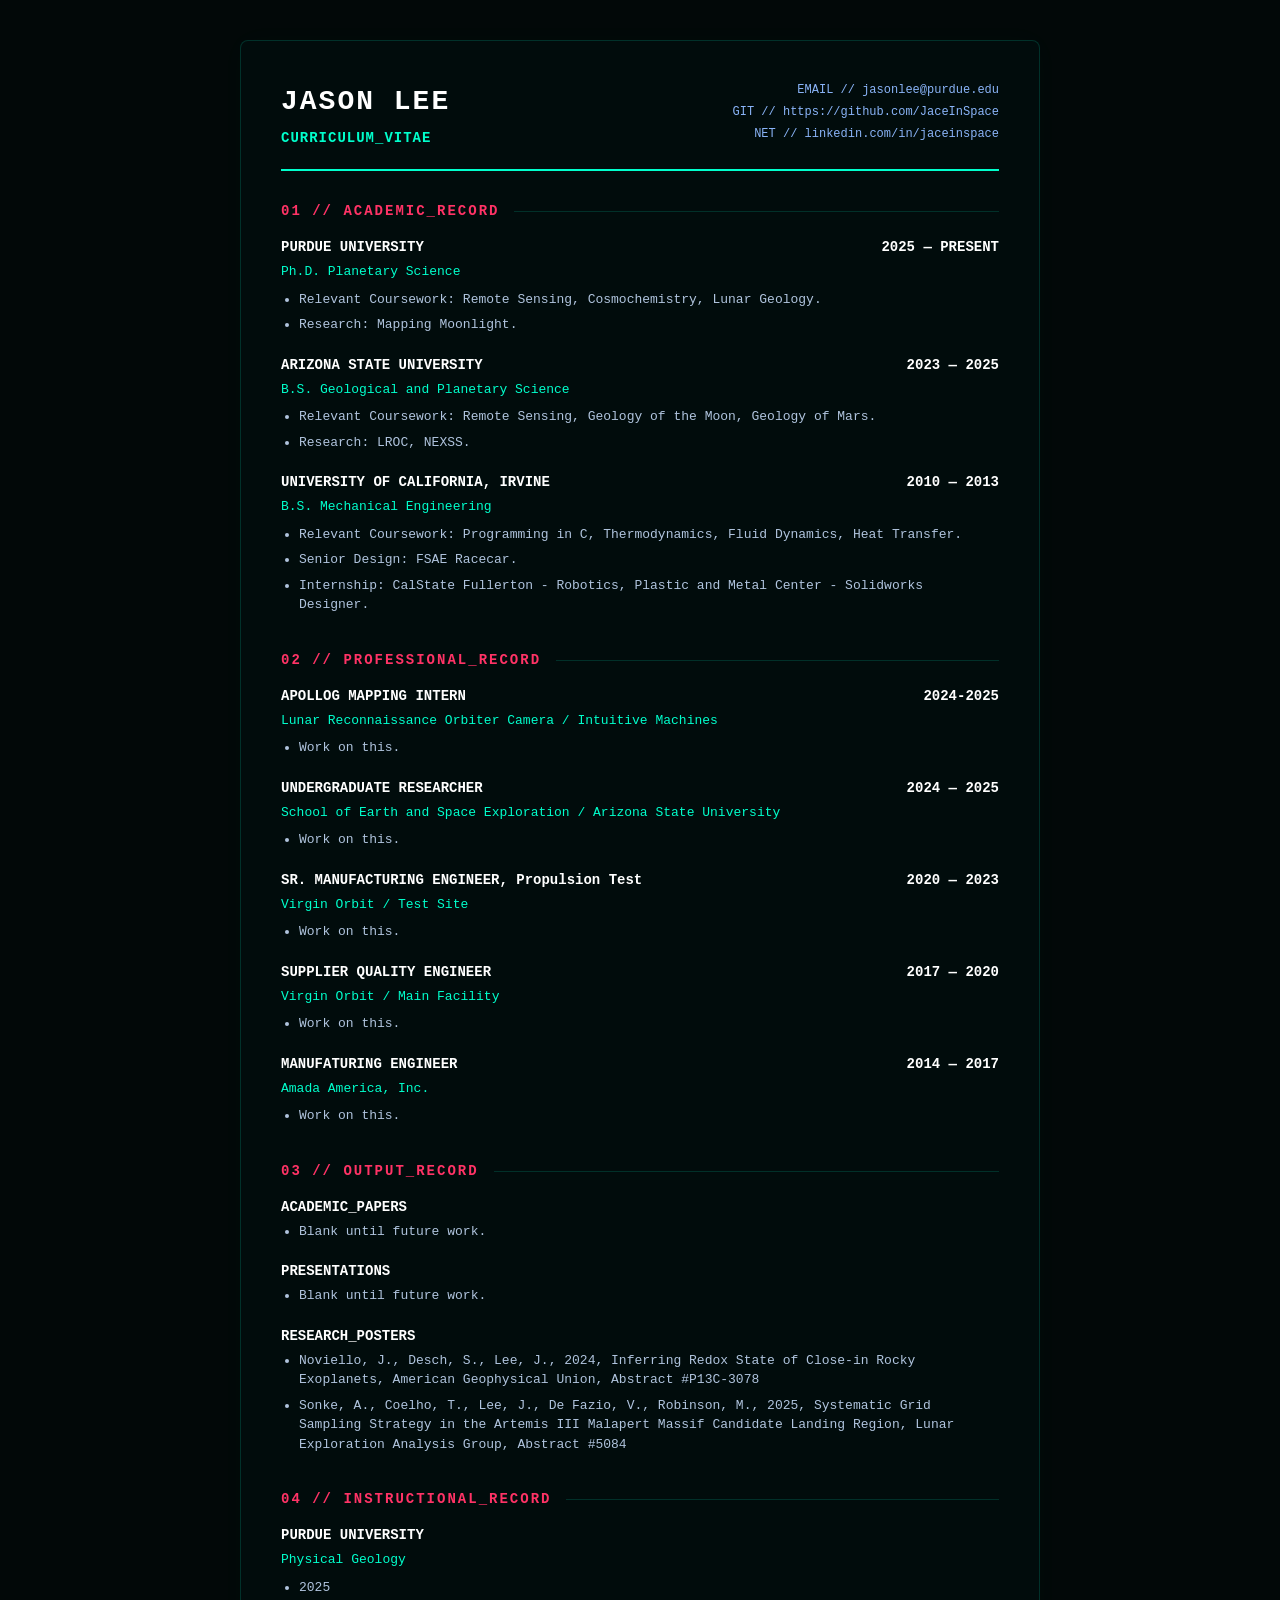
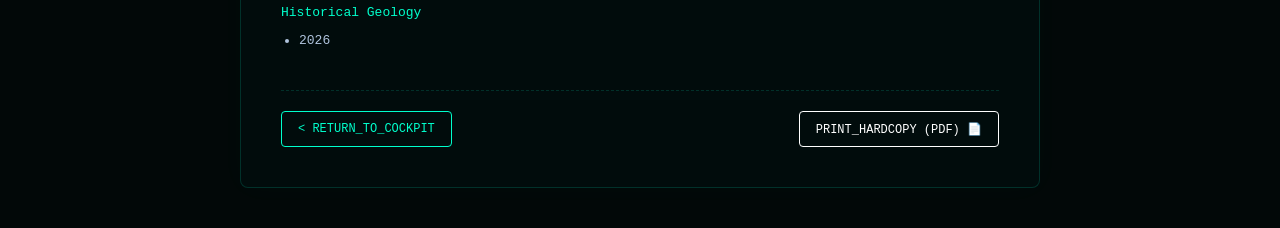
<file: cv.html>
<!DOCTYPE html>
<html lang="en">
<head>
    <meta charset="UTF-8">
    <meta name="viewport" content="width=device-width, initial-scale=1.0">
    <title>PILOT_CV // JASON_LEE</title>
    <link rel="icon" type="image/png" href="images/moonsmall.png">
    <style>
        /* --- SYSTEM THEME CORE --- */
        :root {
            --bg-deep: #020808;
            --terminal-green: #00ffcc;
            --accent-red: #ff3366;
            --text-bright: #ffffff;
            --text-muted: #8ab4f8;
            --border-low: rgba(0, 255, 204, 0.15);
        }

        body {
            margin: 0;
            padding: 40px 20px;
            background-color: var(--bg-deep);
            color: var(--text-bright);
            font-family: 'Courier New', Courier, monospace;
            line-height: 1.5;
            display: flex;
            justify-content: center;
            cursor: url("images/cursor.png") 0 18, auto;
        }

        body:active {
            cursor: url("images/cursor1.png") 0 18, auto;
        }
        
        /* --- PRINTABLE GRID CONTAINER --- */
        .cv-container {
            width: 100%;
            max-width: 800px;
            background: rgba(0, 20, 20, 0.4);
            border: 1px solid var(--border-low);
            border-radius: 8px;
            padding: 40px;
            box-sizing: border-box;
            box-shadow: 0 0 30px rgba(0, 255, 204, 0.02);
        }

        /* --- TOP TELEMETRY ZONE (HEADER) --- */
        .cv-header {
            display: flex;
            justify-content: space-between;
            align-items: flex-start;
            border-bottom: 2px solid var(--terminal-green);
            padding-bottom: 20px;
            margin-bottom: 30px;
        }

        .pilot-identity h1 {
            margin: 0 0 5px 0;
            font-size: 28px;
            letter-spacing: 2px;
            color: var(--text-bright);
        }

        .pilot-identity .callsign {
            color: var(--terminal-green);
            font-weight: bold;
            font-size: 14px;
            letter-spacing: 1px;
        }

        .comms-channels {
            text-align: right;
            font-size: 12px;
        }

        .comms-channels a {
            color: var(--text-muted);
            text-decoration: none;
            display: block;
            margin-bottom: 4px;
        }

        .comms-channels a:hover {
            color: var(--terminal-green);
            text-decoration: underline;
            cursor: url("images/cursor.png") 0 18, pointer;
        }

        .comms-channels a:active {
            animation: hudButtonFlash 0.35s ease-out forwards;
    
            /* Keeps the active "clicking" cursor active when pressing down on links */
            cursor: url("images/cursor1.png") 0 18, pointer;
        }

        /* --- CV SECTIONS --- */
        .briefing-section {
            margin-bottom: 35px;
        }

        .section-title {
            font-size: 14px;
            color: var(--accent-red);
            letter-spacing: 2px;
            margin: 0 0 15px 0;
            display: flex;
            align-items: center;
            font-weight: bold;
        }

        .section-title::after {
            content: '';
            flex-grow: 1;
            height: 1px;
            background: var(--border-low);
            margin-left: 15px;
        }

        /* --- EXPERIENCES & CHRONOLOGY --- */
        .entry-block {
            margin-bottom: 20px;
        }

        .entry-meta {
            display: flex;
            justify-content: space-between;
            font-weight: bold;
            font-size: 14px;
            color: var(--text-bright);
            margin-bottom: 4px;
        }

        .entry-subtitle {
            font-size: 13px;
            color: var(--terminal-green);
            margin-bottom: 8px;
        }

        .entry-details {
            margin: 0;
            padding-left: 18px;
            font-size: 13px;
            color: #b0c4de;
        }

        .entry-details li {
            margin-bottom: 6px;
        }

        /* --- UTILITY GRIDS (SKILLS / CORE) --- */
        .skills-grid {
            display: grid;
            grid-template-columns: repeat(auto-fill, minmax(130px, 1fr));
            gap: 10px;
        }

        .skill-tag {
            background: rgba(0, 255, 204, 0.05);
            border: 1px solid var(--border-low);
            padding: 6px 10px;
            font-size: 11px;
            text-align: center;
            border-radius: 4px;
            color: var(--terminal-green);
        }

        /* --- RETURN ACTION TABS --- */
        .nav-deck {
            display: flex;
            justify-content: space-between;
            margin-top: 40px;
            padding-top: 20px;
            border-top: 1px dashed var(--border-low);
        }

        .deck-btn {
            font-family: monospace;
            font-size: 12px;
            color: var(--text-bright);
            background: transparent;
            border: 1px solid var(--text-bright);
            padding: 8px 16px;
            border-radius: 4px;
            text-decoration: none;
            cursor: pointer;
            transition: all 0.2s ease;
        }

        .deck-btn:hover {
            background: var(--text-bright);
            color: var(--bg-deep);
            cursor: url("images/cursor.png") 0 18, pointer;
        }
        .deck-btn:active {
            animation: hudButtonFlash 0.35s ease-out forwards;
    
            /* Keeps the active "clicking" cursor active when pressing down on links */
            cursor: url("images/cursor1.png") 0 18, pointer;
        }

        .deck-btn.return {
            border-color: var(--terminal-green);
            color: var(--terminal-green);
        }

        .deck-btn.return:hover {
            background: var(--terminal-green);
            color: var(--bg-deep);
            cursor: url("images/cursor.png") 0 18, pointer;
        }

        .deck-btn.return:active {
            animation: hudButtonFlash 0.35s ease-out forwards;
    
            /* Keeps the active "clicking" cursor active when pressing down on links */
            cursor: url("images/cursor1.png") 0 18, pointer;
        }

        /* --- PHYSICAL PAPER PRINT PROFILE --- */
        @media print {
    /* 🎯 THE SYSTEM NUKE: Zero out the page container to kill browser headers/footers */
    @page {
        size: auto;   /* auto is current page size */
        margin: 0mm;  /* 0mm completely destroys headers, footers, URLs, and dates */
    }

    /* 🛡️ THE SAFEGUARD: Push your content back in so it doesn't get cut off by the printer */
    body {
        background: #ffffff !important;
        color: #000000 !important;
        margin: 0 !important;
        padding: 20mm 15mm 20mm 15mm !important; /* Creates standard ~0.75in margins safely inside the page edge */
    }
    
    .cv-container {
        border: none !important;
        box-shadow: none !important;
        background: transparent !important;
        padding: 0 !important;
        max-width: 100% !important;
    }
    
    .section-title {
        color: #000000 !important;
        border-bottom: 1px solid #000000 !important;
    }
    
    .nav-deck, .cv-terminal-btn, .section-title::after {
        display: none !important;
    }
    
    .entry-subtitle {
        color: #111111 !important;
    }
    
    .entry-details {
        color: #222222 !important;
    }

    html, body, a, button {
        cursor: default !important;
    }
}
        
    </style>
</head>
<body>

    <div class="cv-container">
        
        <!-- HEADER MODULE -->
        <header class="cv-header">
            <div class="pilot-identity">
                <h1>JASON LEE</h1>
                <div class="callsign">CURRICULUM_VITAE</div>
            </div>
            <div class="comms-channels">
                <a href="mailto:jasonlee@purdue.edu">EMAIL // jasonlee@purdue.edu</a>
                <a href="https://github.com/JaceInSpace" target="_blank">GIT // https://github.com/JaceInSpace</a>
                <a href="https://linkedin.com/in/jaceinspace" target="_blank">NET // linkedin.com/in/jaceinspace</a>
            </div>
        </header>

        <!-- EDUCATION SECTION -->
        <section class="briefing-section">
            <div class="section-title">01 // ACADEMIC_RECORD</div>
            <div class="entry-block">
                <div class="entry-meta">
                    <span>PURDUE UNIVERSITY</span>
                    <span>2025 — PRESENT</span>
                </div>
                <div class="entry-subtitle">Ph.D. Planetary Science</div>
                <ul class="entry-details">
                    <li>Relevant Coursework: Remote Sensing, Cosmochemistry, Lunar Geology.</li>
                    <li>Research: Mapping Moonlight.</li>
                </ul>
            </div>
            <div class="entry-block">
                <div class="entry-meta">
                    <span>ARIZONA STATE UNIVERSITY</span>
                    <span>2023 — 2025</span>
                </div>
                <div class="entry-subtitle">B.S. Geological and Planetary Science</div>
                <ul class="entry-details">
                    <li>Relevant Coursework: Remote Sensing, Geology of the Moon, Geology of Mars.</li>
                    <li>Research: LROC, NEXSS.</li>
                </ul>
            </div>
                        <div class="entry-block">
                <div class="entry-meta">
                    <span>UNIVERSITY OF CALIFORNIA, IRVINE</span>
                    <span>2010 — 2013</span>
                </div>
                <div class="entry-subtitle">B.S. Mechanical Engineering</div>
                <ul class="entry-details">
                    <li>Relevant Coursework: Programming in C, Thermodynamics, Fluid Dynamics, Heat Transfer.</li>
                    <li>Senior Design: FSAE Racecar.</li>
                    <li>Internship: CalState Fullerton - Robotics, Plastic and Metal Center - Solidworks Designer.</li>
                </ul>
            </div>
            
        </section>

        <!-- EXPERIENCE SECTION -->
        <section class="briefing-section">
            <div class="section-title">02 // PROFESSIONAL_RECORD</div>
            
            <div class="entry-block">
                <div class="entry-meta">
                    <span>APOLLOG MAPPING INTERN</span>
                    <span>2024-2025</span>
                </div>
                <div class="entry-subtitle">Lunar Reconnaissance Orbiter Camera / Intuitive Machines</div>
                <ul class="entry-details">
                    <li>Work on this.</li>
                </ul>
            </div>

            <div class="entry-block">
                <div class="entry-meta">
                    <span>UNDERGRADUATE RESEARCHER</span>
                    <span>2024 — 2025</span>
                </div>
                <div class="entry-subtitle">School of Earth and Space Exploration / Arizona State University</div>
                <ul class="entry-details">
                    <li>Work on this.</li>
                </ul>
            </div>

            <div class="entry-block">
                <div class="entry-meta">
                    <span>SR. MANUFACTURING ENGINEER, Propulsion Test</span>
                    <span>2020 — 2023</span>
                </div>
                <div class="entry-subtitle">Virgin Orbit / Test Site</div>
                <ul class="entry-details">
                    <li>Work on this.</li>
                </ul>
            </div>

            <div class="entry-block">
                <div class="entry-meta">
                    <span>SUPPLIER QUALITY ENGINEER</span>
                    <span>2017 — 2020</span>
                </div>
                <div class="entry-subtitle">Virgin Orbit / Main Facility</div>
                <ul class="entry-details">
                    <li>Work on this.</li>
                </ul>
            </div>

            <div class="entry-block">
                <div class="entry-meta">
                    <span>MANUFATURING ENGINEER</span>
                    <span>2014 — 2017</span>
                </div>
                <div class="entry-subtitle">Amada America, Inc.</div>
                <ul class="entry-details">
                    <li>Work on this.</li>
                </ul>
            </div>
        </section>

        <section class="briefing-section">
            <div class="section-title">03 // OUTPUT_RECORD</div>
            <div class="entry-block">
                <div class="entry-meta">
                    <span>ACADEMIC_PAPERS</span>
                </div>
                <ul class="entry-details">
                    <li>Blank until future work.</li>
                </ul>
            </div>

            <div class="entry-block">
                <div class="entry-meta">
                    <span>PRESENTATIONS</span>
                </div>
                <ul class="entry-details">
                    <li>Blank until future work.</li>
                </ul>
            </div>
            
            <div class="entry-block">
                <div class="entry-meta">
                    <span>RESEARCH_POSTERS</span>
                </div>
                <ul class="entry-details">
                    <li>Noviello, J., Desch, S., Lee, J., 2024, Inferring Redox State of Close-in Rocky Exoplanets, American Geophysical Union, Abstract #P13C-3078</li>
                    <li>Sonke, A., Coelho, T., Lee, J., De Fazio, V., Robinson, M., 2025, Systematic Grid Sampling Strategy in the Artemis III Malapert Massif Candidate Landing Region, Lunar Exploration Analysis Group, Abstract #5084</li>
                </ul>
            </div>
        </section>

      <!-- EDUCATION SECTION -->
        <section class="briefing-section">
            <div class="section-title">04 // INSTRUCTIONAL_RECORD</div>
            <div class="entry-block">
                <div class="entry-meta">
                    <span>PURDUE UNIVERSITY</span>
                </div>
                <div class="entry-subtitle">Physical Geology</div>
                <ul class="entry-details">
                    <li>2025</li>
                </ul>
                <div class="entry-subtitle">Historical Geology</div>
                <ul class="entry-details">
                    <li>2026</li>
                </ul>
            </div>
            
        </section>
        
        <!-- COMMAND DECK NAVIGATION -->
        <div class="nav-deck">
            <!-- Returns right to the experience section anchor of your main page -->
            <a href="index.html#cv-target" class="deck-btn return">&lt; RETURN_TO_COCKPIT</a>
            <button onclick="window.print()" class="deck-btn">PRINT_HARDCOPY (PDF) 📄</button>
        </div>

    </div>

</body>
</html>
</file>
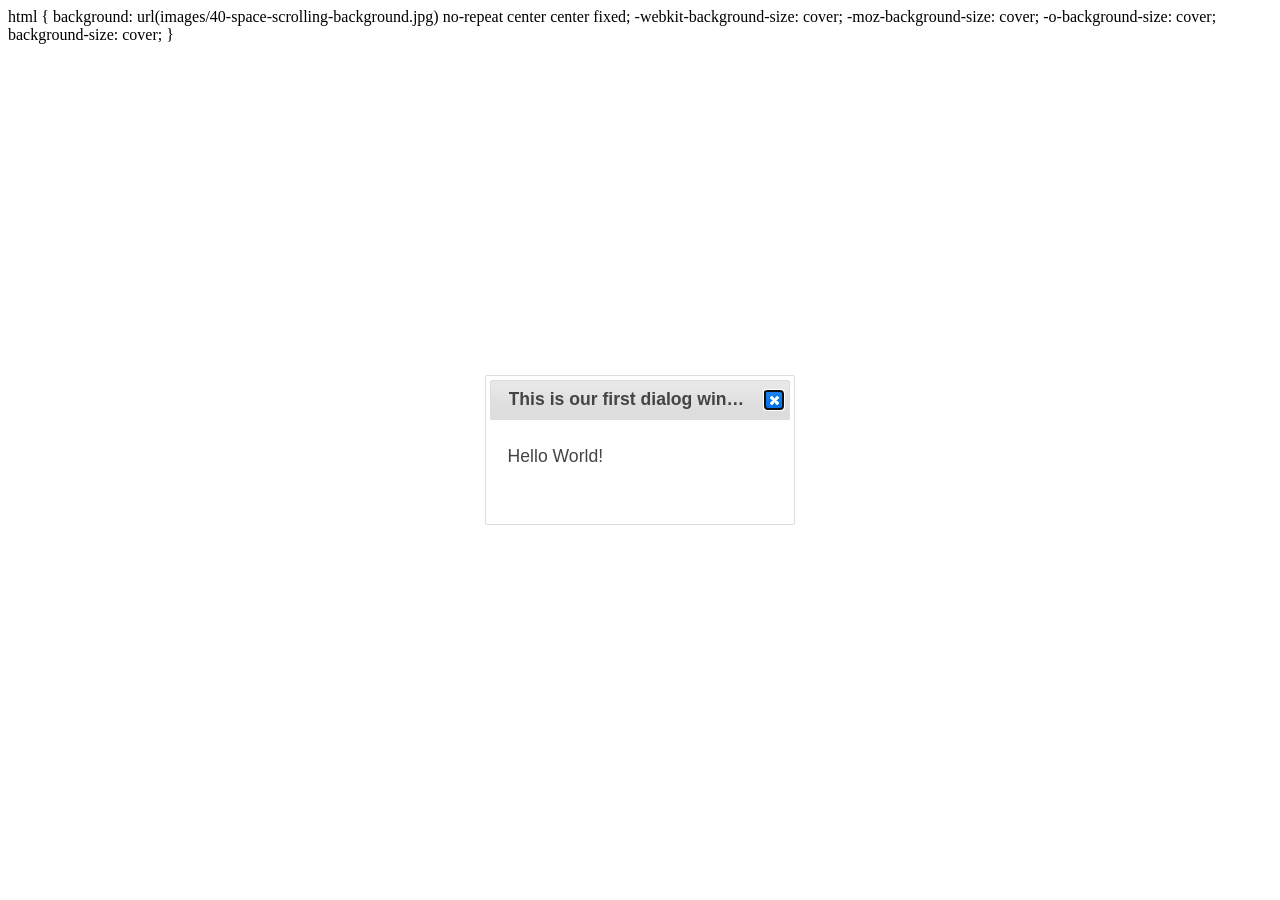
<file: test.html>
<!DOCTYPE html>
<html>
    
html { 
  background: url(images/40-space-scrolling-background.jpg) no-repeat center center fixed; 
  -webkit-background-size: cover;
  -moz-background-size: cover;
  -o-background-size: cover;
  background-size: cover;
}
    
    <head>
               <meta charset="utf-8">
        <title>Creating a windows-like interface with jQuery UI</title>
        <!-- Load the jQuery UI CSS -->
        <link rel="stylesheet" href="script/jquery-ui-1.12.1.custom/jquery-ui.min.css" type="text/css" />
         
        <!-- Load jQuery first before jQuery UI! -->
        <script src="script/js/jquery-3.2.1.js"></script>
        <script src="script/js/jquery-ui.js"></script>
        <script>
    $(document).ready(function() {
        $('#dialog_window_1').dialog();
    });
</script>
    </head>
    <body>
        <div id="dialog_window_1" class="dialog_window" title="This is our first dialog window">
    <p>Hello World!</p>
</div>
    </body>
</html>
</file>
<file: odometer.css>
.odometer.odometer-auto-theme,.odometer.odometer-auto-theme .odometer-digit,.odometer.odometer-theme-minimal,.odometer.odometer-theme-minimal .odometer-digit{-moz-box-orient:vertical;display:inline-block;vertical-align:middle;position:relative}.odometer.odometer-auto-theme .odometer-digit .odometer-digit-spacer,.odometer.odometer-theme-minimal .odometer-digit .odometer-digit-spacer{-moz-box-orient:vertical;display:inline-block;vertical-align:middle;visibility:hidden}.odometer.odometer-auto-theme .odometer-digit .odometer-digit-inner,.odometer.odometer-theme-minimal .odometer-digit .odometer-digit-inner{text-align:left;display:block;position:absolute;top:0;left:0;right:0;bottom:0;overflow:hidden}.odometer.odometer-auto-theme .odometer-digit .odometer-ribbon,.odometer.odometer-theme-minimal .odometer-digit .odometer-ribbon{display:block}.odometer.odometer-auto-theme .odometer-digit .odometer-ribbon-inner,.odometer.odometer-theme-minimal .odometer-digit .odometer-ribbon-inner{display:block;-webkit-backface-visibility:hidden}.odometer.odometer-auto-theme .odometer-digit .odometer-value,.odometer.odometer-theme-minimal .odometer-digit .odometer-value{display:block;-webkit-transform:translateZ(0)}.odometer.odometer-auto-theme .odometer-digit .odometer-value.odometer-last-value,.odometer.odometer-theme-minimal .odometer-digit .odometer-value.odometer-last-value{position:absolute}.odometer.odometer-auto-theme.odometer-animating-up .odometer-ribbon-inner,.odometer.odometer-theme-minimal.odometer-animating-up .odometer-ribbon-inner{-webkit-transition:-webkit-transform 2s;-moz-transition:-moz-transform 2s;-ms-transition:-ms-transform 2s;-o-transition:-o-transform 2s;transition:transform 2s}.odometer.odometer-auto-theme.odometer-animating-down .odometer-ribbon-inner,.odometer.odometer-auto-theme.odometer-animating-up.odometer-animating .odometer-ribbon-inner,.odometer.odometer-theme-minimal.odometer-animating-down .odometer-ribbon-inner,.odometer.odometer-theme-minimal.odometer-animating-up.odometer-animating .odometer-ribbon-inner{-webkit-transform:translateY(-100%);-moz-transform:translateY(-100%);-ms-transform:translateY(-100%);-o-transform:translateY(-100%);transform:translateY(-100%)}.odometer.odometer-auto-theme.odometer-animating-down.odometer-animating .odometer-ribbon-inner,.odometer.odometer-theme-minimal.odometer-animating-down.odometer-animating .odometer-ribbon-inner{-webkit-transition:-webkit-transform 2s;-moz-transition:-moz-transform 2s;-ms-transition:-ms-transform 2s;-o-transition:-o-transform 2s;transition:transform 2s;-webkit-transform:translateY(0);-moz-transform:translateY(0);-ms-transform:translateY(0);-o-transform:translateY(0);transform:translateY(0)}
</file>
<file: style.css>
/* --- GLOBAL STYLES & CUSTOM CURSOR --- */
html {
    scroll-behavior: smooth; /* Enables smooth transitions when nav items are clicked */
}

* {
    margin: 0;
    padding: 0;
    box-sizing: border-box;
}

body {
    background-color: #000;
    color: white;
    font-family: 'Courier New', Courier, monospace;
    scrollbar-width: none; 
    cursor: url("images/cursor.png") 0 18, auto;
}

body::-webkit-scrollbar {
    display: none;
}

body:active {
    cursor: url("images/cursor1.png") 0 18, auto;
}

/* MAX STABLE SCROLL RANGE FOR PURE CSS */
.space-journey {
    height: 1000vh; 
    position: relative;
}

.stars-bg {
    position: fixed;
    top: 0;
    left: 0;
    width: 100%;
    height: 100vh;
    background: linear-gradient(to bottom, #000000, #050510);
    z-index: 1;
}

/* INVISIBLE SCROLL FLAGS MECHANISM */
.scroll-flag {
    position: absolute;
    left: 0;
    width: 100%;
    height: 1px;
    visibility: hidden;
    pointer-events: none;
}

/* --- RIGHT-SIDE TACTICAL 2x2 NAVIGATION GRID --- */
.portfolio-nav {
    display: grid !important;
    grid-template-columns: repeat(2, minmax(140px, auto)); /* Creates exactly 2 equal columns */
    grid-template-rows: repeat(2, auto);             /* Creates exactly 2 rows */
    gap: 10px; /* Clean grid instrument spacing */
    
    background: rgba(0, 10, 10, 0.85);
    border: 1px solid rgba(0, 255, 204, 0.4);
    border-right: 3px solid #00ffcc; /* Swapped accent bar to the right edge to anchor the layout */
    padding: 12px;
    border-radius: 4px;
    pointer-events: auto;
    box-shadow: 0 0 20px rgba(0, 255, 204, 0.1);
}

/* Ensure buttons stay completely uniform inside the grid slots */
.portfolio-nav a {
    color: #00ffcc;
    text-decoration: none;
    font-size: 11px;
    font-weight: bold;
    letter-spacing: 1.5px;
    padding: 12px 16px;
    background: rgba(0, 40, 40, 0.25);
    border: 1px solid rgba(0, 255, 204, 0.3);
    transition: all 0.12s ease-in-out;
    white-space: nowrap;
    text-align: center; /* Centers text inside each grid tile */
    display: block;
}

.portfolio-nav a:hover {
    background: #00ffcc;
    color: #000;
    box-shadow: 0 0 15px rgba(0, 255, 255, 0.5);
    
    /* Keep your exact standard custom cursor on hover */
    cursor: url("images/cursor.png") 0 18, pointer;
}

/* --- ADD A SPECIFIC ACTIVE HOVER STATE FOR CLICKING LINKS --- */
.portfolio-nav a:active {
    animation: hudButtonFlash 0.35s ease-out forwards;
    
    /* Keeps the active "clicking" cursor active when pressing down on links */
    cursor: url("images/cursor1.png") 0 18, pointer;
}

@keyframes hudButtonFlash {
    0% {
        background: #00ffcc;
        color: #000;
        /* Intense initial bloom outward */
        box-shadow: 0 0 40px #00ffcc, 
                    inset 0 0 20px #ffffff;
        border-color: #ffffff;
    }
    20% {
        background: rgba(0, 255, 204, 0.6);
        color: #fff;
        box-shadow: 0 0 25px #00ffcc;
    }
    100% {
        /* Smoothly decay back into the glowing active button appearance */
        background: rgba(0, 40, 40, 0.4);
        color: #00ffcc;
        box-shadow: 0 0 15px rgba(0, 255, 204, 0.4);
        border-color: #00ffcc;
    }
}


/* --- THE FIXED COCKPIT HORIZON CONSOLE PANEL --- */
.cockpit-dashboard {
    position: fixed;
    bottom: 30px;
    left: 50%;
    transform: translateX(-50%);
    z-index: 1000;
    pointer-events: none; 
    width: 95% !important;
    max-width: 1200px !important; 
    
    display: flex !important;
    flex-direction: row !important; 
    justify-content: space-between !important; 
    
    /* 💥 FORCE EQUAL HEIGHT LOCKDOWN 
       This tells the browser to stretch BOTH panels to the exact height of 
       whichever box takes up the most vertical space.
    */
    align-items: stretch !important; 
}

/* Internal Layout Compartments */
.terminal-header-zone {
    display: flex;
    align-items: center;
    gap: 8px;
}

.pilot-signature {
    font-size: 11px;
    color: #00ffcc;
    font-weight: bold;
    letter-spacing: 2px;
    text-shadow: 0 0 8px rgba(0, 255, 204, 0.4);
    text-transform: uppercase;
}

/* Tactical Cross-Section Horizon Line */
.terminal-divider-line {
    width: 100%;
    height: 1px;
    background: linear-gradient(to right, rgba(0, 255, 204, 0.5), rgba(0, 255, 204, 0.05));
}

.terminal-data-zone {
    display: flex;
    flex-direction: column; /* 👈 Changed from row to stack them top-to-bottom */
    align-items: flex-start; /* Aligns both the text and numbers to the left */
    gap: 4px; /* Creates a clean, tight gap between the label and the numbers */
}

.label {
    font-size: 9px;
    color: #888;
    letter-spacing: 1px;
    margin-bottom: 0; /* Clears vertical padding displacement */
}


/* Blinking Status light indicator on control console */
/*.panel-status-light {
    width: 8px;
    height: 8px;
    background-color: #00ffcc;
    border-radius: 50%;
    margin-right: 8px;
    box-shadow: 0 0 8px #00ffcc;
    animation: blink 1.5s infinite ease-in-out;
}
@keyframes blink {
    0%, 100% { opacity: 0.3; }
    50% { opacity: 1; box-shadow: 0 0 12px #00ffcc; }
}
*/

.panel-status-smiley {
    font-family: monospace; /* Keeps characters perfectly aligned */
    font-size: 15px;
    font-weight: bold;
    color: #00ffcc;
    margin-right: 4px; /* Keeps a clean, small gap before your name */
    
    /* Applies a smooth breathing pulse to the text opacity and glow */
    animation: smileyPulse 2.5s infinite ease-in-out;
}

@keyframes smileyPulse {
    0%, 100% { 
        opacity: 0.35; 
        text-shadow: 0 0 2px rgba(0, 255, 204, 0.2);
    }
    50% { 
        opacity: 1; 
        /* Creates an intense neon bloom at peak pulse */
        text-shadow: 0 0 8px rgba(0, 255, 204, 0.9), 
                     0 0 15px rgba(0, 255, 204, 0.4);
    }
}

.distance-counter {
    background: rgba(0, 10, 10, 0.85) !important; 
    backdrop-filter: blur(8px) !important;         
    -webkit-backdrop-filter: blur(8px) !important;
    
    border: 1px solid rgba(0, 255, 204, 0.4) !important;
    border-left: 3px solid #00ffcc !important; 
    
    /* Reduced internal padding to keep the text compact and uniform */
    padding: 10px 18px !important; 
    border-radius: 4px !important;
    pointer-events: auto;
    
    box-shadow: 0 0 20px rgba(0, 255, 204, 0.1),
                inset 0 0 15px rgba(0, 255, 204, 0.05) !important;
    
    min-width: 260px;
    
    /* 💥 REMOVED FIX HEIGHT AND LET THE DASHBOARD STRETCH RULE CONTROL IT */
    height: auto !important; 
    display: flex !important;
    flex-direction: column !important;
    justify-content: space-between !important; 
}

.label {
    font-size: 11px;
    color: #888;
    display: block;
    margin-bottom: 5px;
    letter-spacing: 2px;
}
.odometer-container {
    display: flex;
    align-items: baseline;
    gap: 4px;
}

.odometer {
    font-size: clamp(1.5rem, 4vw, 2.5rem) !important; /* Dynamically scales the numbers */
    display: inline-block;
    max-width: 100%;
    word-break: keep-all;
}

.subs-odometer {
    font-size: 18px; /* Slightly adjusted scale to fit beautifully in the compact container */
    font-weight: bold;
    color: #00ffcc;
}

.unit {
    color: rgba(0, 255, 204, 0.6); 
    font-size: 10px; 
    letter-spacing: 0.5px;
    font-weight: bold;
}
.digits-stream {
    display: flex;
    flex-direction: column;
    animation: countDistance linear both;
    animation-timeline: scroll(root);
}

.digits-stream span {
    height: 24px;
    line-height: 24px;
}

@keyframes countDistance {
    to { transform: translateY(-240px); } 
}

/* --- HUD PANEL OUTER CONTAINER --- */
.hud-panel {
    display: flex;
    flex-direction: row;       /* Places your stats left, button right */
    justify-content: space-between; /* Pushes them to opposite sides */
    align-items: center;       /* Vertically aligns the circle with your stats */
    gap: 25px;                 /* Clean visual spacing gap between instruments */
    
    padding: 15px 20px;
    background: rgba(0, 10, 10, 0.75);
    border: 1px solid rgba(0, 255, 204, 0.2);
    border-radius: 8px;
    box-sizing: border-box;
}

/* Keeps your existing vertical elements formatting cleanly on the left */
.terminal-left-instruments {
    display: flex;
    flex-direction: column;
    flex-grow: 1;              /* Allows your current layout to scale naturally */
}

/* 🚨 COMPACT CIRCULAR LAUNCH BUTTON */
.launch-btn-circular {
    display: inline-flex;
    align-items: center;
    justify-content: center;
    
    /* Perfect compact circular proportions */
    width: 58px;
    height: 58px;
    border-radius: 50%;
    
    /* Prevents the parent flexbox from squeezing the circle into an oval */
    flex-shrink: 0; 
    box-sizing: border-box;
    padding: 0;
    margin: 0;
    
    /* Interface style */
    font-family: monospace;
    font-size: 8px;
    font-weight: bold;
    letter-spacing: 1.5px;
    text-align: center;
    
    /* Alert red glow scheme */
    color: #ff3366;
    background: rgba(255, 51, 102, 0.05);
    border: 2px solid rgba(255, 51, 102, 0.3);
    box-shadow: 0 0 8px rgba(255, 51, 102, 0.1);
    
    transition: all 0.25s cubic-bezier(0.175, 0.885, 0.32, 1.275);
}

/* Hover: Charging status */
.launch-btn-circular:hover {
    color: #ffffff;
    background: rgba(255, 51, 102, 0.15);
    border-color: #ff3366;
    box-shadow: 0 0 15px rgba(255, 51, 102, 0.5), inset 0 0 8px rgba(255, 51, 102, 0.2);
    transform: scale(1.08);
    
    /* Custom UI Cursor compatibility */
    cursor: url("images/cursor.png") 0 18, pointer;
}

/* Active click: Depress switch state */
.launch-btn-circular:active {
    transform: scale(0.92);
    background: #ff3366;
    color: #000000;
    box-shadow: 0 0 25px rgba(255, 51, 102, 0.8);
    
    cursor: url("images/cursor1.png") 0 18, pointer;
}

/* --- CELESTIAL OBJECTS BASE --- */
.planet {
    position: fixed;
    left: 50%;
    transform: translateX(-50%);
    display: flex;
    flex-direction: column;
    align-items: center;
    z-index: 2;
}

.planet img { 
    width: 500px; 
    height: auto; 
    border-radius: 50%; 
}

/* EARTH ANIMATION (Pages 1-3) */
.earth {
    top: 20vh;
    animation: moveEarth linear both;
    animation-timeline: scroll(root);
    animation-range: 0% 30%; /* WAS: 0vh 300vh */
}

@keyframes moveEarth {
    to { transform: translate(-50%, 120vh) scale(0.3); opacity: 0; }
}

/* MOON ANIMATION (Pages 7-10) */
.moon {
    top: -60vh;
    opacity: 0;
    transform: translate(-50%, 0) scale(0.1);
    animation: moveMoon linear both;
    animation-timeline: scroll(root);
    animation-range: 70% 100%; /* WAS: 700vh 1000vh */
}
@keyframes moveMoon {
    0% { opacity: 0; transform: translate(-50%, 0) scale(0.1); }
    80% { opacity: 1; }
    100% { top: 10vh; opacity: 1; transform: translate(-50%, 0) scale(1); }
}


.space-content {
    position: fixed;
    top: 45%; 
    left: 50%;
    transform: translate(-50%, -50%);
    width: 90%;
    max-width: 650px;
    z-index: 4;
    opacity: 0; /* Keeps them safely hidden until their timeline starts */
    text-align: left; 
    pointer-events: none;
}
 
/* --- NEON COCKPIT CONSOLE WINDOW --- */
.test-box {
    position: relative;
    /* Glassmorphism terminal tint */
    background: rgba(0, 15, 15, 0.65); 
    backdrop-filter: blur(8px);
    -webkit-backdrop-filter: blur(8px);
    
    /* Cyber Glowing Borders */
    border: 2px solid #00ffcc;
    box-shadow: 0 0 20px rgba(0, 255, 204, 0.2), 
                inset 0 0 15px rgba(0, 255, 204, 0.1);
                
    padding: 35px;
    border-radius: 4px; /* Angular sharp corners instead of round curves */
    pointer-events: auto; /* Makes text select and inner card buttons clickable */
    overflow: hidden;
}

/* Upper Right Dashboard Status Accent */
.test-box::before {
    content: "SYSTEM STATUS: ACTIVE";
    position: absolute;
    top: 8px;
    right: 12px;
    font-size: 9px;
    color: rgba(0, 255, 204, 0.5);
    letter-spacing: 1px;
}

/* Glowing Title Text Headers */
.test-box h3 {
    color: #00ffcc;
    font-size: 20px;
    text-transform: uppercase;
    letter-spacing: 3px;
    margin-bottom: 15px;
    border-bottom: 1px dashed rgba(0, 255, 204, 0.3);
    padding-bottom: 8px;
    text-shadow: 0 0 8px rgba(0, 255, 204, 0.6);
}

.test-box p {
    color: #e0ffff;
    line-height: 1.6;
    font-size: 14px;
    letter-spacing: 0.5px;
}

@keyframes streamPast {
    0% { 
        opacity: 0; 
        /* Enter from high up on the screen, slightly scaled down */
        transform: translate(-50%, -120%) scale(0.85); 
    }
    /* Peak Focus Window: Locks dead-center on the view screen */
    45%, 55% { 
        opacity: 1; 
        transform: translate(-50%, -50%) scale(1); 
        pointer-events: auto; /* Clickable ONLY when locked in center */
    }
    100% { 
        opacity: 0; 
        /* Exit smoothly out the bottom, dropping behind the dashboard */
        transform: translate(-50%, 20%) scale(1.05); 
    }
}

.about-box {
    animation: fadeAndSlide linear both;
    animation-timeline: scroll(root);
    animation-range: 250vh 500vh; /* 🛸 Launch window 1 */
}

.experience-box {
    animation: fadeAndSlide linear both;
    animation-timeline: scroll(root);
    animation-range: 450vh 700vh; /* 🛸 Launch window 2 */
}

.projects-box {
    animation: fadeAndSlide linear both;
    animation-timeline: scroll(root);
    animation-range: 650vh 850vh; /* 🛸 Launch window 3 */
}

@keyframes fadeAndSlide {
    0% {
        opacity: 0;
        transform: translateY(50px); /* Slides up mildly as you travel */
    }
    15% {
        opacity: 1;
        transform: translateY(0); /* Clean, stable readability state */
    }
    85% {
        opacity: 1;
        transform: translateY(0);
    }
    100% {
        opacity: 0;
        transform: translateY(-50px); /* Fades away into deep space */
    }
}

/* RELIABLE ELEMENT TIMELINES IN 10-PAGE WINDOW */
.block-1 { 
    animation: streamPast linear both;
    animation-timeline: scroll(root);
    animation-range: 10% 20%; 
}
.block-2 { 
    animation: streamPast linear both;
    animation-timeline: scroll(root);
    animation-range: 20% 30%; 
}
.block-3 { 
    animation: streamPast linear both;
    animation-timeline: scroll(root);
    animation-range: 30% 40%; 
}
.block-4 { 
    animation: streamPast linear both;
    animation-timeline: scroll(root);
    animation-range: 40% 50%; 
}
.block-5 { 
    animation: streamPast linear both;
    animation-timeline: scroll(root);
    animation-range: 50% 60%; 
}
.block-6 { 
    animation: streamPast linear both;
    animation-timeline: scroll(root);
    animation-range: 60% 70%; 
}
.block-7 { 
    animation: streamPast linear both;
    animation-timeline: scroll(root);
    animation-range: 70% 80%; 
}
.block-8 { 
    animation: streamPast linear both;
    animation-timeline: scroll(root);
    animation-range: 80% 90%; 
}

.next-stage-arrow {
    display: flex;
    align-items: center;
    justify-content: center;
    gap: 8px;
    margin-top: 25px;
    color: rgba(0, 255, 204, 0.6);
    text-decoration: none;
    font-size: 10px;
    font-weight: bold;
    letter-spacing: 2px;
    transition: all 0.2s ease-in-out;
    cursor: pointer;
    
    /* Connect a gentle breathing animation */
    animation: arrowFloat 2s infinite ease-in-out;
}

.next-stage-arrow span {
    font-size: 12px;
}

/* Hover effect: illuminate arrow and lift restriction boundaries */
.next-stage-arrow:hover {
    color: #00ffcc;
    text-shadow: 0 0 10px #00ffcc;
    cursor: url("images/cursor.png") 0 18, pointer;
}

.next-stage-arrow:active {
    animation: hudButtonFlash 0.35s ease-out forwards;
    
    /* 💥 Keeps the active "clicking" cursor active when pressing down */
    cursor: url("images/cursor1.png") 0 18, pointer;
}

/* 🔄 GENTLE INSTRUMENT PANEL FLOATING MOTION */
@keyframes arrowFloat {
    0%, 100% {
        transform: translateY(0);
    }
    50% {
        transform: translateY(5px); /* Drifts downward slightly */
        color: #00ffcc;
    }
}

#warp-canvas {
    position: fixed;
    top: 0;
    left: 0;
    width: 100vw;
    height: 100vh;
    z-index: 2; /* Sits right above your static stars-bg background */
    pointer-events: none; /* Allows clicks to pass through to your portfolio links */
}

/* ==========================================================================
   TACTICAL CV LINK BUTTON
   ========================================================================== */
.cv-link-wrapper {
    margin-top: 25px;
    display: inline-block;
}

.cv-terminal-btn {
    display: inline-flex;
    align-items: center;
    gap: 10px;
    background: rgba(0, 255, 204, 0.03);
    color: var(--terminal-green);
    border: 1px solid var(--hud-border);
    padding: 12px 24px;
    font-family: 'Courier New', Courier, monospace;
    font-size: 13px;
    font-weight: bold;
    text-decoration: none;
    letter-spacing: 2px;
    position: relative;
    text-transform: uppercase;
    transition: all 0.3s cubic-bezier(0.19, 1, 0.22, 1);
    border-radius: 4px;
}

/* Bracket Accents for the Corners */
.cv-terminal-btn::before,
.cv-terminal-btn::after {
    content: '';
    position: absolute;
    width: 6px;
    height: 6px;
    border-color: var(--terminal-green);
    border-style: solid;
    transition: all 0.3s ease;
}

/* Top Left Bracket Corner */
.cv-terminal-btn::before {
    top: -2px;
    left: -2px;
    border-width: 1px 0 0 1px;
}

/* Bottom Right Bracket Corner */
.cv-terminal-btn::after {
    bottom: -2px;
    right: -2px;
    border-width: 0 1px 1px 0;
}

/* --- TELEMETRY HOVER ANIMATION --- */
.cv-terminal-btn:hover {
    color: var(--bg-space);
    background: var(--terminal-green);
    border-color: var(--terminal-green);
    box-shadow: 0 0 20px rgba(0, 255, 204, 0.4);
}

/* Collapse the brackets tightly into the button on hover */
.cv-terminal-btn:hover::before {
    top: 3px;
    left: 3px;
    border-color: var(--bg-space);
}

.cv-terminal-btn:hover::after {
    bottom: 3px;
    right: 3px;
    border-color: var(--bg-space);
}

/* --- TACTICAL CV LINK BUTTON TEXT ACCENTS --- */
.btn-code-tag {
    font-size: 10px;
    opacity: 0.6;
    color: var(--text-muted);
}

.cv-terminal-btn:hover .btn-code-tag {
    color: var(--bg-space);
    opacity: 0.9;
}

/* --- 🎯 THE FIXED CURSOR OVERRIDES --- */
/* Target the actual button container for the hover state */
.cv-terminal-btn:hover {
    cursor: url("images/cursor.png") 0 18, pointer !important;
}

/* Target the actual button container for the clicking animation and asset swap */
.cv-terminal-btn:active {
    animation: hudButtonFlash 0.35s ease-out forwards;
    cursor: url("images/cursor1.png") 0 18, pointer !important;
}

/* Ensure your text and planet layers sit above the moving stars */
.planet { z-index: 3; }
.space-content { z-index: 4; }
.cockpit-dashboard { z-index: 5; }
.portfolio-nav { z-index: 1000; }

html, body {
    min-height: 1000vh !important;
    height: auto !important;
    overflow-y: auto !important;
    overflow-x: hidden !important;
}

/* 📱 MOBILE COCKPIT RESPONSIVE SAFEGUARD */
@media (max-width: 768px) {
    /* Prevent the master galaxy container from creating horizontal scrolls */
    html, body {
        width: 100%;
        overflow-x: hidden !important;
    }

    /* Force the tactical navigation grid to shrink gracefully on phone screens */
    .portfolio-nav {
        grid-template-columns: repeat(2, minmax(100px, 1fr)) !important; /* Smaller grid slots */
        gap: 8px;
        padding: 8px;
    }

    .portfolio-nav a {
        font-size: 9px !important; /* Slightly smaller text for compact screens */
        padding: 8px 10px;
        letter-spacing: 1px;
    }

    /* Stack or scale the dashboard console on mobile viewports */
    .cockpit-dashboard {
        flex-direction: column !important; /* Stacks dashboard components if screen is too narrow */
        align-items: center !important;
        gap: 10px;
        bottom: 15px;
    }
    
    /* Ensure text panels fit on tight phone displays */
    .test-box {
        padding: 15px;
        width: 95%;
    }
    
    .test-box h3 {
        font-size: 16px;
    }

    .space-content {
        top: 35%; /* Pulls it up just for mobile so it doesn't crash into the HUD */
        
        /* Optional: Shrink padding or text slightly on mobile to save space */
        width: 95%;
    }
}
</file>
